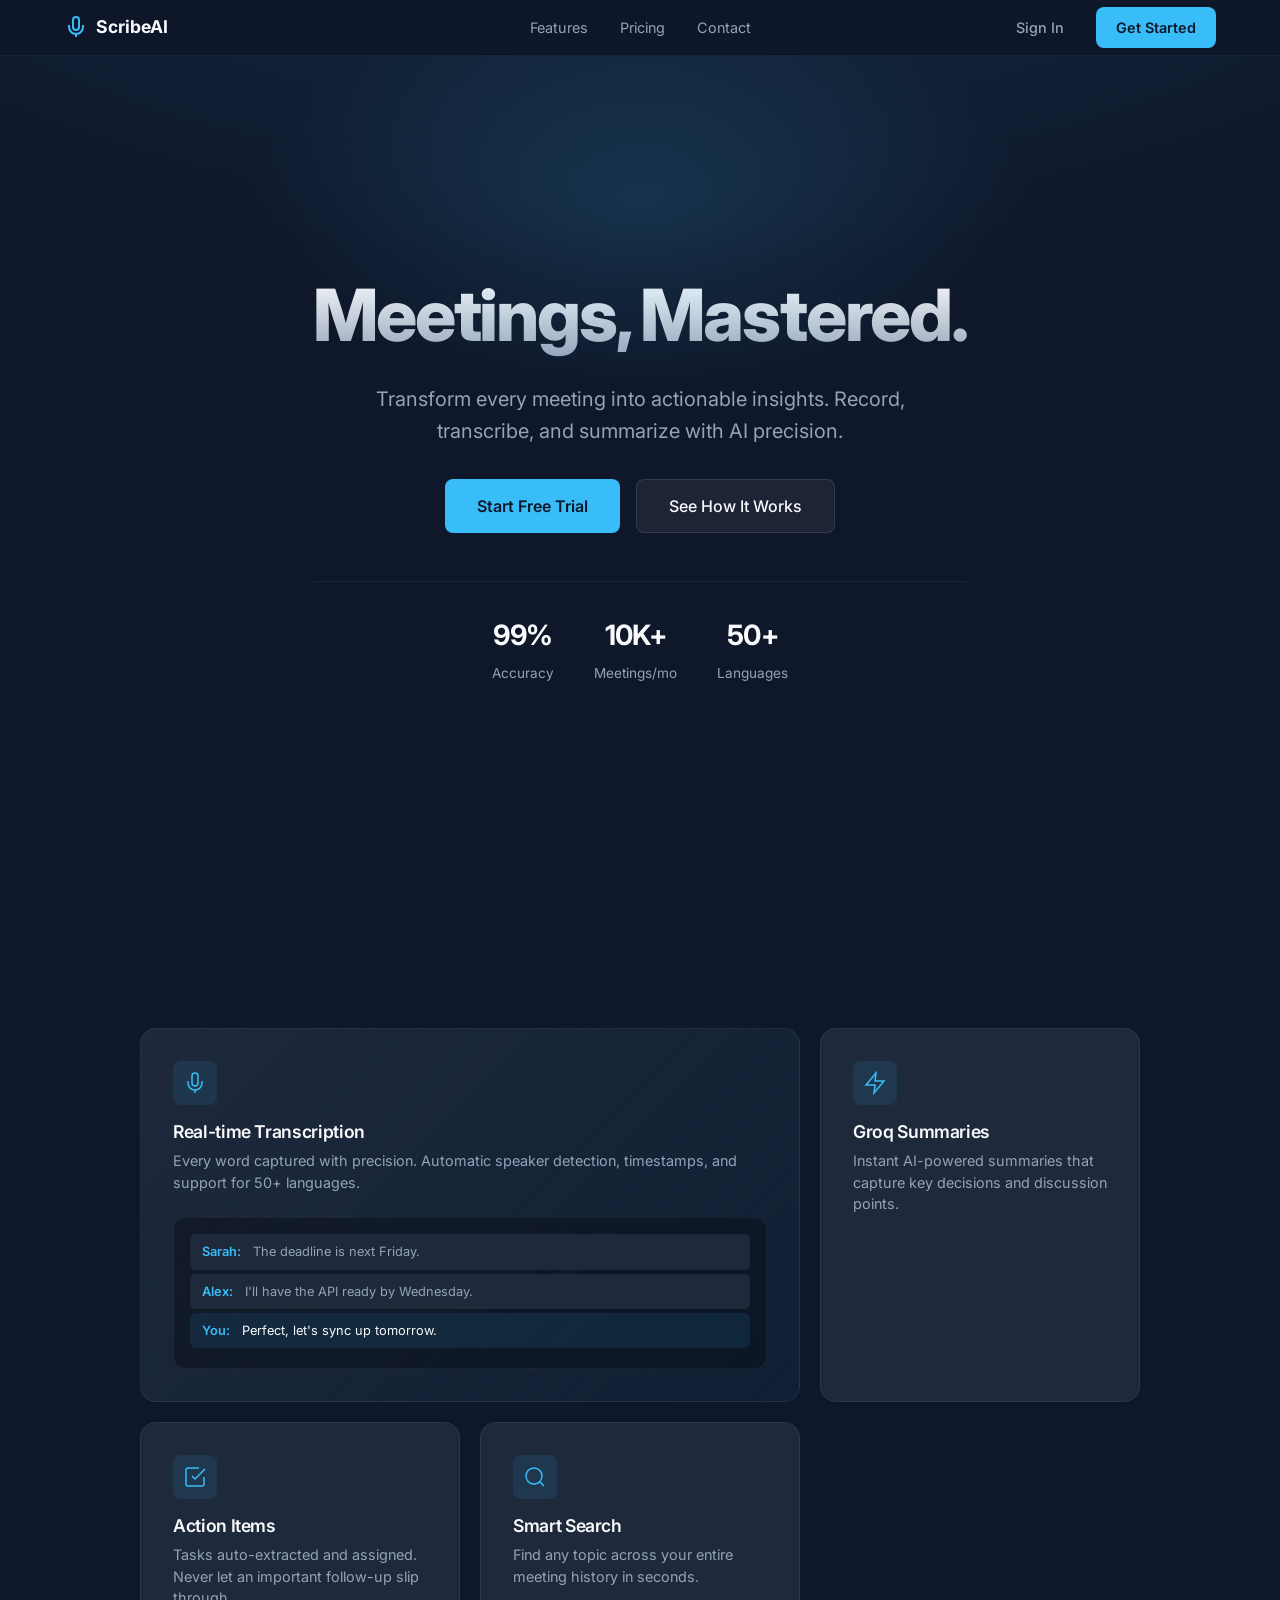
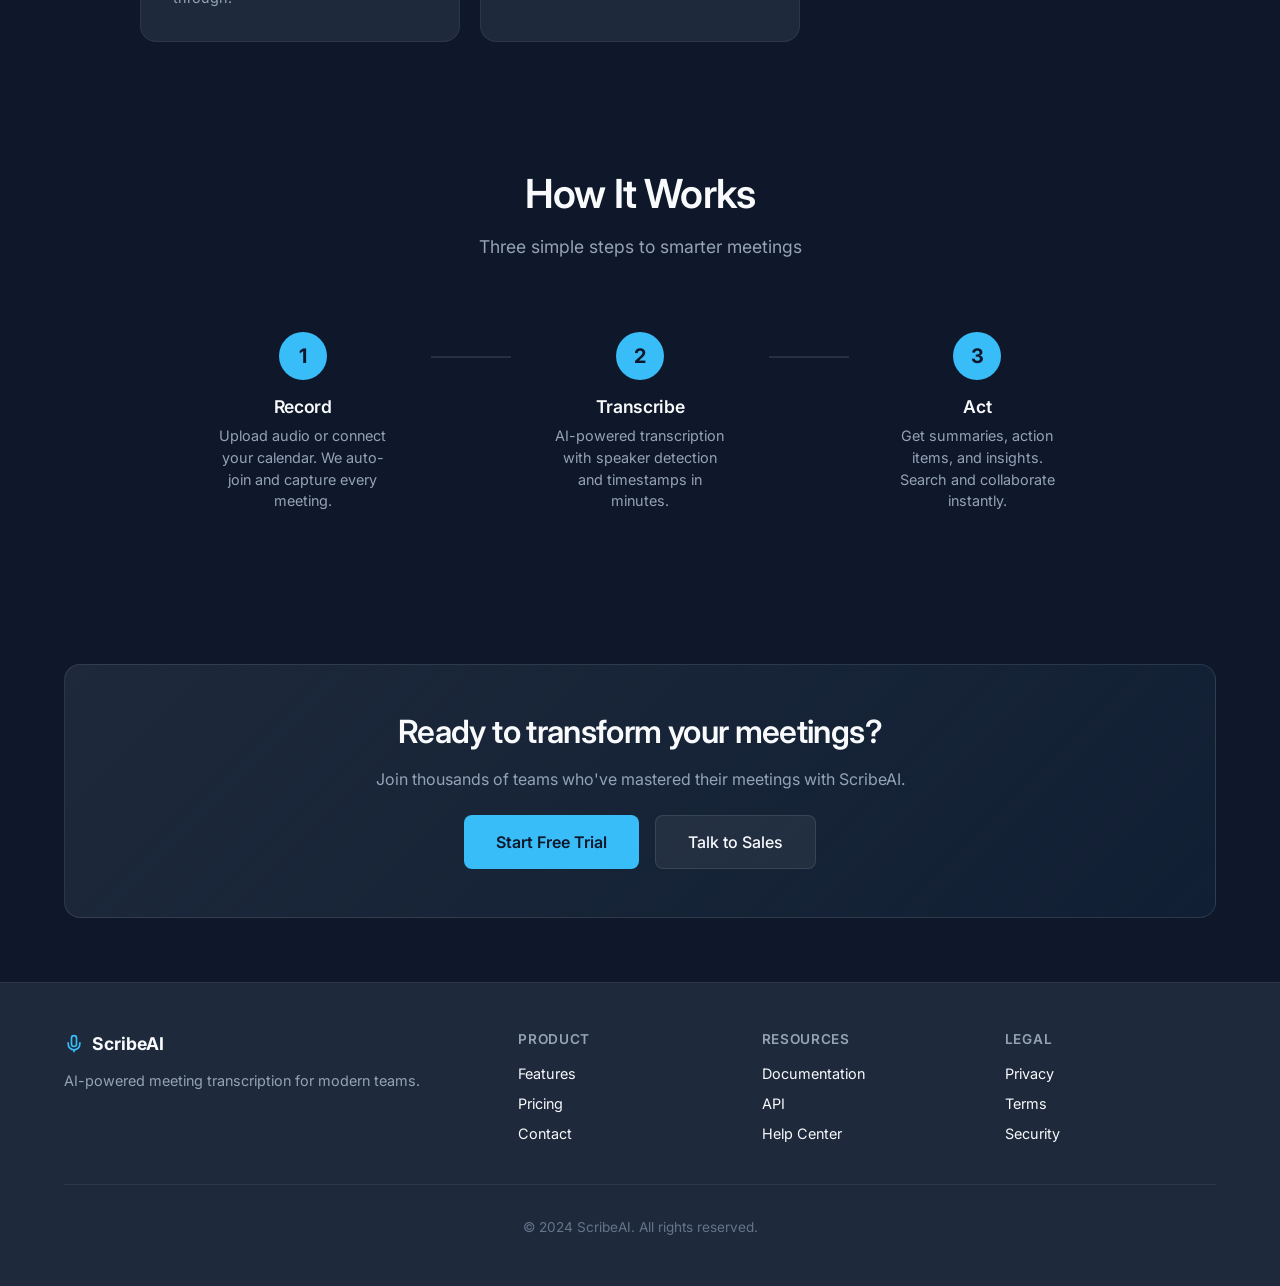
<file: index.html>
<!DOCTYPE html>
<html lang="en">
<head>
  <meta charset="UTF-8">
  <meta name="viewport" content="width=device-width, initial-scale=1.0">
  <title>ScribeAI - Meetings, Mastered.</title>
  <link rel="stylesheet" href="style.css">
  <link rel="icon" href="data:image/svg+xml,<svg xmlns='http://www.w3.org/2000/svg' viewBox='0 0 100 100'><text y='.9em' font-size='90'>🎙️</text></svg>">
</head>
<body>
  <div class="progress-bar" id="progress"></div>
  
  <header class="header">
    <div class="header-inner">
      <a href="index.html" class="header-logo">
        <svg width="24" height="24" viewBox="0 0 24 24" fill="none" stroke="currentColor" stroke-width="2">
          <path d="M12 2a3 3 0 0 0-3 3v7a3 3 0 0 0 6 0V5a3 3 0 0 0-3-3Z"></path>
          <path d="M19 10v2a7 7 0 0 1-14 0v-2"></path>
          <line x1="12" x2="12" y1="19" y2="22"></line>
        </svg>
        ScribeAI
      </a>
      
      <nav class="header-nav centered">
        <a href="features.html">Features</a>
        <a href="pricing.html">Pricing</a>
        <a href="contact.html">Contact</a>
      </nav>
      
      <div class="header-actions">
        <a href="auth.html" class="btn btn-ghost">Sign In</a>
        <a href="auth.html" class="btn btn-primary">Get Started</a>
      </div>
    </div>
  </header>
  
  <section class="hero">
    <div class="hero-content">
      <h1>Meetings, Mastered.</h1>
      <p class="subtitle">Transform every meeting into actionable insights. Record, transcribe, and summarize with AI precision.</p>
      
      <div class="hero-cta">
        <a href="auth.html" class="btn btn-primary btn-lg">Start Free Trial</a>
        <a href="features.html" class="btn btn-secondary btn-lg">See How It Works</a>
      </div>
      
      <div class="hero-stats">
        <div class="stat">
          <span class="stat-value">99%</span>
          <span class="stat-label">Accuracy</span>
        </div>
        <div class="stat">
          <span class="stat-value">10K+</span>
          <span class="stat-label">Meetings/mo</span>
        </div>
        <div class="stat">
          <span class="stat-value">50+</span>
          <span class="stat-label">Languages</span>
        </div>
      </div>
    </div>
  </section>
  
  <section class="section">
    <div class="container">
      <div class="bento">
        <div class="bento-card large">
          <div class="bento-icon">
            <svg viewBox="0 0 24 24" fill="none" stroke="currentColor" stroke-width="1.5">
              <path d="M12 2a3 3 0 0 0-3 3v7a3 3 0 0 0 6 0V5a3 3 0 0 0-3-3Z"></path>
              <path d="M19 10v2a7 7 0 0 1-14 0v-2"></path>
              <line x1="12" x2="12" y1="19" y2="22"></line>
            </svg>
          </div>
          <h3>Real-time Transcription</h3>
          <p>Every word captured with precision. Automatic speaker detection, timestamps, and support for 50+ languages.</p>
          <div class="bento-preview">
            <div class="transcript-line"><span class="speaker">Sarah:</span> The deadline is next Friday.</div>
            <div class="transcript-line"><span class="speaker">Alex:</span> I'll have the API ready by Wednesday.</div>
            <div class="transcript-line active"><span class="speaker">You:</span> Perfect, let's sync up tomorrow.</div>
          </div>
        </div>
        
        <div class="bento-card">
          <div class="bento-icon">
            <svg viewBox="0 0 24 24" fill="none" stroke="currentColor" stroke-width="1.5">
              <path d="M13 2L3 14h9l-1 8 10-12h-9l1-8z"></path>
            </svg>
          </div>
          <h3>Groq Summaries</h3>
          <p>Instant AI-powered summaries that capture key decisions and discussion points.</p>
        </div>
        
        <div class="bento-card">
          <div class="bento-icon">
            <svg viewBox="0 0 24 24" fill="none" stroke="currentColor" stroke-width="1.5">
              <polyline points="9 11 12 14 22 4"></polyline>
              <path d="M21 12v7a2 2 0 0 1-2 2H5a2 2 0 0 1-2-2V5a2 2 0 0 1 2-2h11"></path>
            </svg>
          </div>
          <h3>Action Items</h3>
          <p>Tasks auto-extracted and assigned. Never let an important follow-up slip through.</p>
        </div>
        
        <div class="bento-card">
          <div class="bento-icon">
            <svg viewBox="0 0 24 24" fill="none" stroke="currentColor" stroke-width="1.5">
              <circle cx="11" cy="11" r="8"></circle>
              <path d="m21 21-4.35-4.35"></path>
            </svg>
          </div>
          <h3>Smart Search</h3>
          <p>Find any topic across your entire meeting history in seconds.</p>
        </div>
      </div>
    </div>
  </section>
  
  <section class="section how-it-works">
    <div class="container">
      <div class="section-header">
        <h2>How It Works</h2>
        <p>Three simple steps to smarter meetings</p>
      </div>
      
      <div class="steps">
        <div class="step">
          <div class="step-number">1</div>
          <h3>Record</h3>
          <p>Upload audio or connect your calendar. We auto-join and capture every meeting.</p>
        </div>
        <div class="step-connector"></div>
        <div class="step">
          <div class="step-number">2</div>
          <h3>Transcribe</h3>
          <p>AI-powered transcription with speaker detection and timestamps in minutes.</p>
        </div>
        <div class="step-connector"></div>
        <div class="step">
          <div class="step-number">3</div>
          <h3>Act</h3>
          <p>Get summaries, action items, and insights. Search and collaborate instantly.</p>
        </div>
      </div>
    </div>
  </section>
  
  <section class="section cta-section">
    <div class="container">
      <div class="cta-card">
        <h2>Ready to transform your meetings?</h2>
        <p>Join thousands of teams who've mastered their meetings with ScribeAI.</p>
        <div class="cta-actions">
          <a href="auth.html" class="btn btn-primary btn-lg">Start Free Trial</a>
          <a href="contact.html" class="btn btn-secondary btn-lg">Talk to Sales</a>
        </div>
      </div>
    </div>
  </section>
  
  <footer class="footer">
    <div class="container">
      <div class="footer-grid">
        <div class="footer-brand">
          <div class="header-logo">
            <svg width="20" height="20" viewBox="0 0 24 24" fill="none" stroke="currentColor" stroke-width="2">
              <path d="M12 2a3 3 0 0 0-3 3v7a3 3 0 0 0 6 0V5a3 3 0 0 0-3-3Z"></path>
              <path d="M19 10v2a7 7 0 0 1-14 0v-2"></path>
              <line x1="12" x2="12" y1="19" y2="22"></line>
            </svg>
            ScribeAI
          </div>
          <p>AI-powered meeting transcription for modern teams.</p>
        </div>
        <div class="footer-links">
          <h4>Product</h4>
          <a href="features.html">Features</a>
          <a href="pricing.html">Pricing</a>
          <a href="contact.html">Contact</a>
        </div>
        <div class="footer-links">
          <h4>Resources</h4>
          <a href="#">Documentation</a>
          <a href="#">API</a>
          <a href="#">Help Center</a>
        </div>
        <div class="footer-links">
          <h4>Legal</h4>
          <a href="#">Privacy</a>
          <a href="#">Terms</a>
          <a href="#">Security</a>
        </div>
      </div>
      <div class="footer-bottom">
        © 2024 ScribeAI. All rights reserved.
      </div>
    </div>
  </footer>
</body>
</html>
</file>
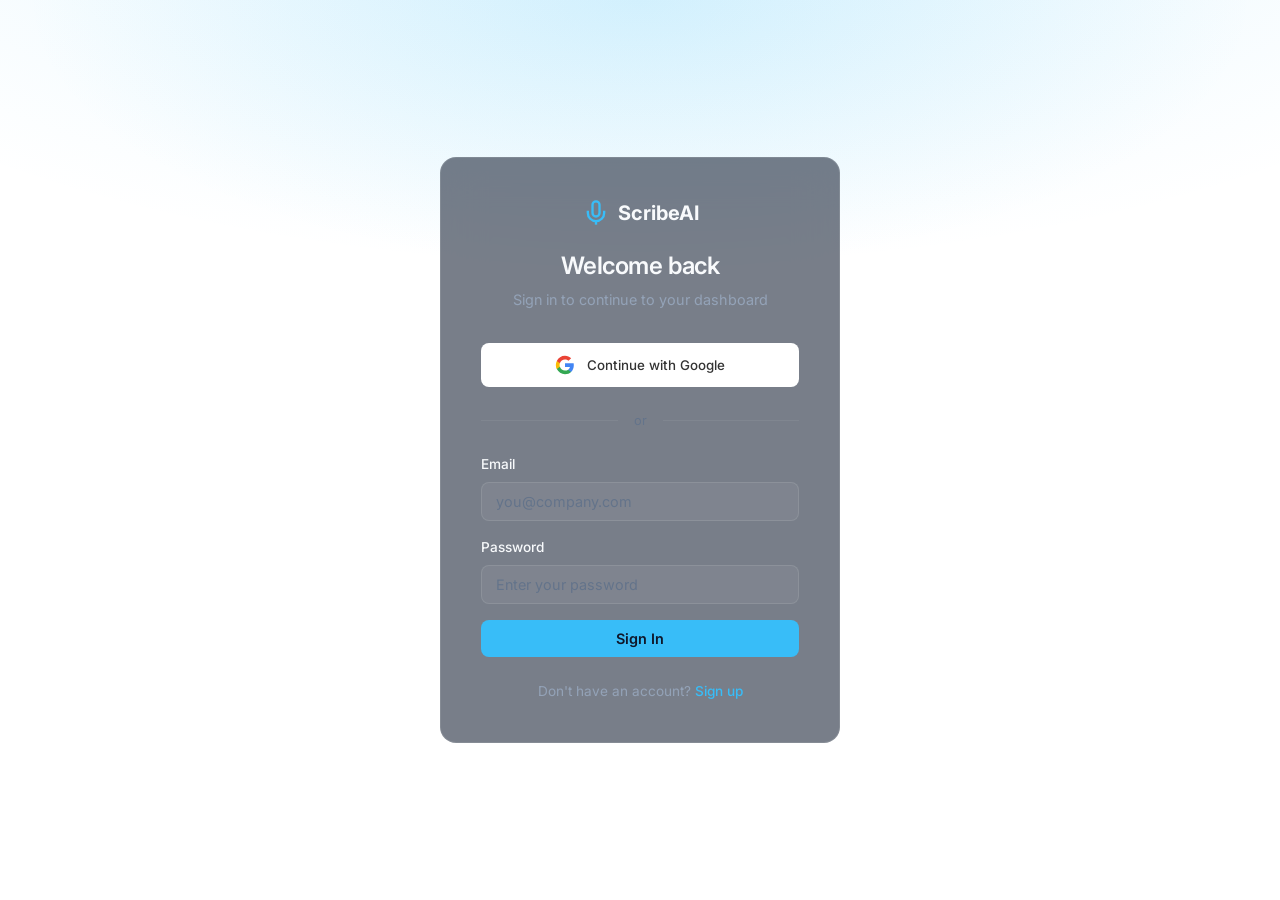
<file: auth.html>
<!DOCTYPE html>
<html lang="en">
<head>
  <meta charset="UTF-8">
  <meta name="viewport" content="width=device-width, initial-scale=1.0">
  <title>Sign In - ScribeAI</title>
  <link rel="stylesheet" href="style.css">
  <style>
    .auth-page {
      min-height: 100vh;
      display: flex;
      align-items: center;
      justify-content: center;
      padding: var(--space-6);
      background: var(--gradient-hero);
      position: relative;
    }
    
    .auth-page::before {
      content: '';
      position: absolute;
      inset: 0;
      background: radial-gradient(ellipse 80% 50% at 50% 0%, rgba(56, 189, 248, 0.15) 0%, transparent 60%);
      pointer-events: none;
    }
    
    .auth-card {
      width: 100%;
      max-width: 400px;
      background: rgba(30, 41, 59, 0.6);
      backdrop-filter: blur(20px);
      -webkit-backdrop-filter: blur(20px);
      border: 1px solid var(--border-default);
      border-radius: var(--radius-xl);
      padding: var(--space-10);
      position: relative;
      z-index: 1;
      animation: slideUp 0.5s var(--ease-out);
    }
    
    @keyframes slideUp {
      from {
        opacity: 0;
        transform: translateY(20px);
      }
      to {
        opacity: 1;
        transform: translateY(0);
      }
    }
    
    .auth-header {
      text-align: center;
      margin-bottom: var(--space-8);
    }
    
    .auth-logo {
      display: flex;
      align-items: center;
      justify-content: center;
      gap: var(--space-2);
      font-size: 1.25rem;
      font-weight: 700;
      color: var(--text-main);
      margin-bottom: var(--space-6);
    }
    
    .auth-logo svg {
      color: var(--accent);
    }
    
    .auth-header h1 {
      font-size: 1.5rem;
      font-weight: 600;
      margin-bottom: var(--space-2);
    }
    
    .auth-header p {
      color: var(--text-muted);
      font-size: 0.9rem;
    }
    
    .auth-divider {
      display: flex;
      align-items: center;
      gap: var(--space-4);
      margin: var(--space-6) 0;
      color: var(--text-tertiary);
      font-size: 0.8rem;
    }
    
    .auth-divider::before,
    .auth-divider::after {
      content: '';
      flex: 1;
      height: 1px;
      background: var(--border);
    }
    
    .auth-footer {
      text-align: center;
      margin-top: var(--space-6);
      color: var(--text-muted);
      font-size: 0.85rem;
    }
    
    .auth-footer a {
      color: var(--accent);
      font-weight: 500;
    }
    
    .auth-footer a:hover {
      text-decoration: underline;
    }
    
    .alert {
      padding: var(--space-3) var(--space-4);
      border-radius: var(--radius-md);
      margin-bottom: var(--space-4);
      font-size: 0.85rem;
      animation: slideDown 0.3s var(--ease-out);
    }
    
    @keyframes slideDown {
      from {
        opacity: 0;
        transform: translateY(-10px);
      }
      to {
        opacity: 1;
        transform: translateY(0);
      }
    }
    
    .alert-error {
      background: rgba(239, 68, 68, 0.1);
      border: 1px solid rgba(239, 68, 68, 0.3);
      color: #fca5a5;
    }
    
    .alert-success {
      background: rgba(16, 185, 129, 0.1);
      border: 1px solid rgba(16, 185, 129, 0.3);
      color: #6ee7b7;
    }
  </style>
</head>
<body class="auth-page">
  <div class="auth-card">
    <div class="auth-header">
      <div class="auth-logo">
        <svg width="28" height="28" viewBox="0 0 24 24" fill="none" stroke="currentColor" stroke-width="2">
          <path d="M12 2a3 3 0 0 0-3 3v7a3 3 0 0 0 6 0V5a3 3 0 0 0-3-3Z"></path>
          <path d="M19 10v2a7 7 0 0 1-14 0v-2"></path>
          <line x1="12" x2="12" y1="19" y2="22"></line>
        </svg>
        ScribeAI
      </div>
      <h1 id="auth-title">Welcome back</h1>
      <p id="auth-subtitle">Sign in to continue to your dashboard</p>
    </div>
    
    <button class="btn-google" onclick="handleGoogleSignIn()">
      <svg width="20" height="20" viewBox="0 0 24 24">
        <path fill="#4285F4" d="M22.56 12.25c0-.78-.07-1.53-.2-2.25H12v4.26h5.92c-.26 1.37-1.04 2.53-2.21 3.31v2.77h3.57c2.08-1.92 3.28-4.74 3.28-8.09z"/>
        <path fill="#34A853" d="M12 23c2.97 0 5.46-.98 7.28-2.66l-3.57-2.77c-.98.66-2.23 1.06-3.71 1.06-2.86 0-5.29-1.93-6.16-4.53H2.18v2.84C3.99 20.53 7.7 23 12 23z"/>
        <path fill="#FBBC05" d="M5.84 14.09c-.22-.66-.35-1.36-.35-2.09s.13-1.43.35-2.09V7.07H2.18C1.43 8.55 1 10.22 1 12s.43 3.45 1.18 4.93l2.85-2.22.81-.62z"/>
        <path fill="#EA4335" d="M12 5.38c1.62 0 3.06.56 4.21 1.64l3.15-3.15C17.45 2.09 14.97 1 12 1 7.7 1 3.99 3.47 2.18 7.07l3.66 2.84c.87-2.6 3.3-4.53 6.16-4.53z"/>
      </svg>
      Continue with Google
    </button>
    
    <div class="auth-divider">or</div>
    
    <form id="auth-form">
      <div class="form-group" id="name-group" style="display: none;">
        <label class="form-label">Full Name</label>
        <input type="text" class="form-input" id="name" placeholder="John Doe">
      </div>
      <div class="form-group">
        <label class="form-label">Email</label>
        <input type="email" class="form-input" id="email" placeholder="you@company.com" required>
      </div>
      <div class="form-group">
        <label class="form-label">Password</label>
        <input type="password" class="form-input" id="password" placeholder="Enter your password" required minlength="6">
      </div>
      <button type="submit" class="btn btn-primary" style="width: 100%;" id="submit-btn">
        Sign In
      </button>
    </form>
    
    <div class="auth-footer">
      <span id="toggle-text">
        Don't have an account? <a href="#" onclick="toggleAuthMode(event)">Sign up</a>
      </span>
    </div>
  </div>
  
  <script src="config.js"></script>
  <script src="services/auth.js"></script>
  <script>
    let isSignUp = false;
    
    async function initAuthPage() {
      await initAuth();
      if (window.currentUser) {
        window.location.href = 'dashboard.html';
      }
    }
    
    function toggleAuthMode(e) {
      e.preventDefault();
      isSignUp = !isSignUp;
      
      const title = document.getElementById('auth-title');
      const subtitle = document.getElementById('auth-subtitle');
      const btn = document.getElementById('submit-btn');
      const toggle = document.getElementById('toggle-text');
      const nameGroup = document.getElementById('name-group');
      
      if (isSignUp) {
        title.textContent = 'Create account';
        subtitle.textContent = 'Start your free trial';
        btn.textContent = 'Create Account';
        toggle.innerHTML = 'Already have an account? <a href="#" onclick="toggleAuthMode(event)">Sign in</a>';
        nameGroup.style.display = 'block';
      } else {
        title.textContent = 'Welcome back';
        subtitle.textContent = 'Sign in to continue to your dashboard';
        btn.textContent = 'Sign In';
        toggle.innerHTML = 'Don\'t have an account? <a href="#" onclick="toggleAuthMode(event)">Sign up</a>';
        nameGroup.style.display = 'none';
      }
    }
    
    function handleGoogleSignIn() {
      signInWithGoogle();
    }
    
    function validateEmail(email) {
      const re = /^[^\s@]+@[^\s@]+\.[^\s@]+$/;
      return re.test(email);
    }

    document.getElementById('auth-form').addEventListener('submit', async (e) => {
      e.preventDefault();
      
      const btn = document.getElementById('submit-btn');
      const email = document.getElementById('email').value.trim();
      const password = document.getElementById('password').value;
      const name = document.getElementById('name').value.trim();
      
      if (!email || !validateEmail(email)) {
        showAlert('Please enter a valid email address', 'error');
        return;
      }
      
      if (!password || password.length < 6) {
        showAlert('Password must be at least 6 characters', 'error');
        return;
      }
      
      if (isSignUp && (!name || name.length < 2)) {
        showAlert('Please enter your full name', 'error');
        return;
      }
      
      btn.disabled = true;
      btn.innerHTML = '<span class="loading"></span>';
      
      let result;
      if (isSignUp) {
        result = await signUp(email, password, name);
      } else {
        result = await signIn(email, password);
      }
      
      if (result.error) {
        showAlert(result.error, 'error');
        btn.disabled = false;
        btn.textContent = isSignUp ? 'Create Account' : 'Sign In';
      } else {
        showAlert('Welcome back! Redirecting...', 'success');
        setTimeout(() => window.location.href = 'dashboard.html', 1000);
      }
    });
    
    function showAlert(message, type) {
      const existing = document.querySelector('.alert');
      if (existing) existing.remove();
      
      const alert = document.createElement('div');
      alert.className = `alert alert-${type}`;
      alert.textContent = message;
      
      const form = document.querySelector('#auth-form');
      form.insertBefore(alert, form.firstChild);
      
      setTimeout(() => alert.remove(), 5000);
    }
    
    initAuthPage();
  </script>
</body>
</html>
</file>
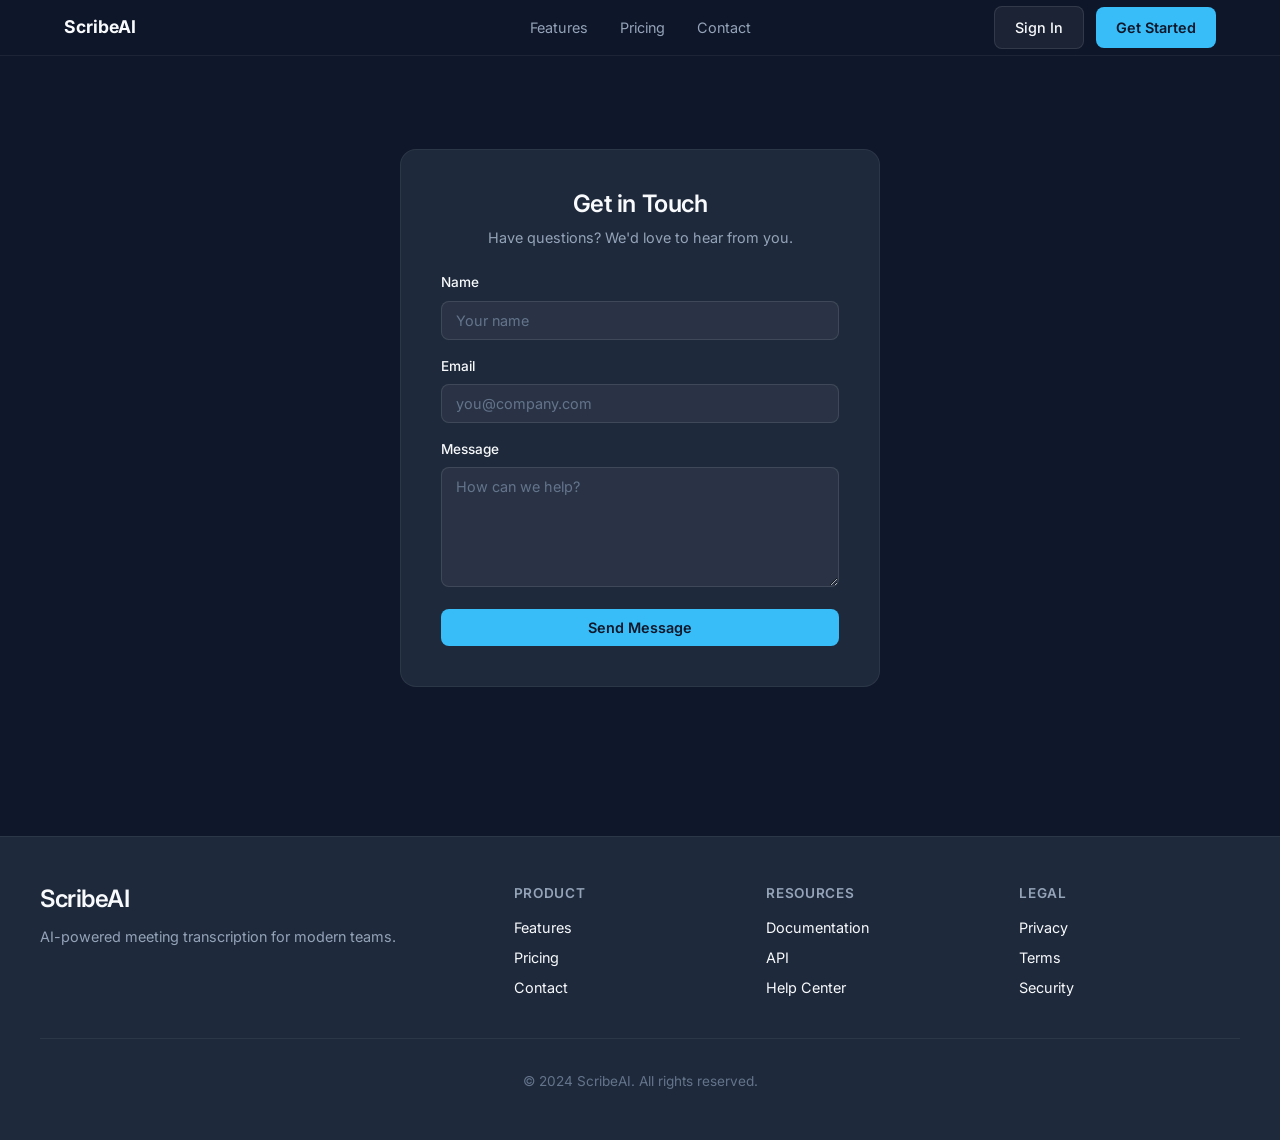
<file: contact.html>
<!DOCTYPE html>
<html lang="en">
<head>
  <meta charset="UTF-8">
  <meta name="viewport" content="width=device-width, initial-scale=1.0">
  <title>Contact - ScribeAI</title>
  <link rel="stylesheet" href="style.css">
</head>
<body>
  <header class="header">
    <div class="header-inner">
      <a href="index.html" class="header-logo">ScribeAI</a>
      
      <nav class="header-nav centered">
        <a href="features.html">Features</a>
        <a href="pricing.html">Pricing</a>
        <a href="contact.html" class="active">Contact</a>
      </nav>
      
      <div class="header-actions">
        <a href="auth.html" class="btn btn-secondary">Sign In</a>
        <a href="auth.html" class="btn btn-primary">Get Started</a>
      </div>
      
      <button class="hamburger">
        <span></span>
        <span></span>
        <span></span>
      </button>
    </div>
  </header>
  
  <section class="section" style="min-height: calc(100vh - 64px); display: flex; align-items: center;">
    <div class="container">
      <div class="contact-wrapper">
        <div class="contact-card">
          <div class="auth-header">
            <h1>Get in Touch</h1>
            <p>Have questions? We'd love to hear from you.</p>
          </div>
          
          <form id="contact-form">
            <div class="form-group">
              <label class="form-label">Name</label>
              <input type="text" class="form-input" id="name" placeholder="Your name" required>
            </div>
            <div class="form-group">
              <label class="form-label">Email</label>
              <input type="email" class="form-input" id="email" placeholder="you@company.com" required>
            </div>
            <div class="form-group">
              <label class="form-label">Message</label>
              <textarea class="form-input" id="message" placeholder="How can we help?" required></textarea>
            </div>
            <button type="submit" class="btn btn-primary" style="width: 100%;" id="submit-btn">
              Send Message
            </button>
          </form>
        </div>
      </div>
    </div>
  </section>
  
  <footer class="footer">
    <div class="footer-grid">
      <div class="footer-brand">
        <h3>ScribeAI</h3>
        <p>AI-powered meeting transcription for modern teams.</p>
      </div>
      <div class="footer-links">
        <h4>Product</h4>
        <a href="features.html">Features</a>
        <a href="pricing.html">Pricing</a>
        <a href="contact.html">Contact</a>
      </div>
      <div class="footer-links">
        <h4>Resources</h4>
        <a href="#">Documentation</a>
        <a href="#">API</a>
        <a href="#">Help Center</a>
      </div>
      <div class="footer-links">
        <h4>Legal</h4>
        <a href="#">Privacy</a>
        <a href="#">Terms</a>
        <a href="#">Security</a>
      </div>
    </div>
    <div class="footer-bottom">
      © 2024 ScribeAI. All rights reserved.
    </div>
  </footer>
  
  <script src="config.js"></script>
  <script src="ui.js"></script>
  <script>
    document.getElementById('contact-form').addEventListener('submit', async (e) => {
      e.preventDefault();
      const btn = document.getElementById('submit-btn');
      const name = document.getElementById('name').value;
      const email = document.getElementById('email').value;
      const message = document.getElementById('message').value;
      
      btn.innerHTML = '<span class="loading"></span>';
      btn.disabled = true;
      
      try {
        const result = await submitContact(name, email, message);
        if (!result.error) {
          alert('Message sent successfully! We\'ll get back to you soon.');
          document.getElementById('contact-form').reset();
        } else {
          alert('Failed to send message. Please try again.');
        }
      } catch (e) {
        alert('Connection error. Please try again later.');
      }
      
      btn.innerHTML = 'Send Message';
      btn.disabled = false;
    });
  </script>
</body>
</html>
</file>
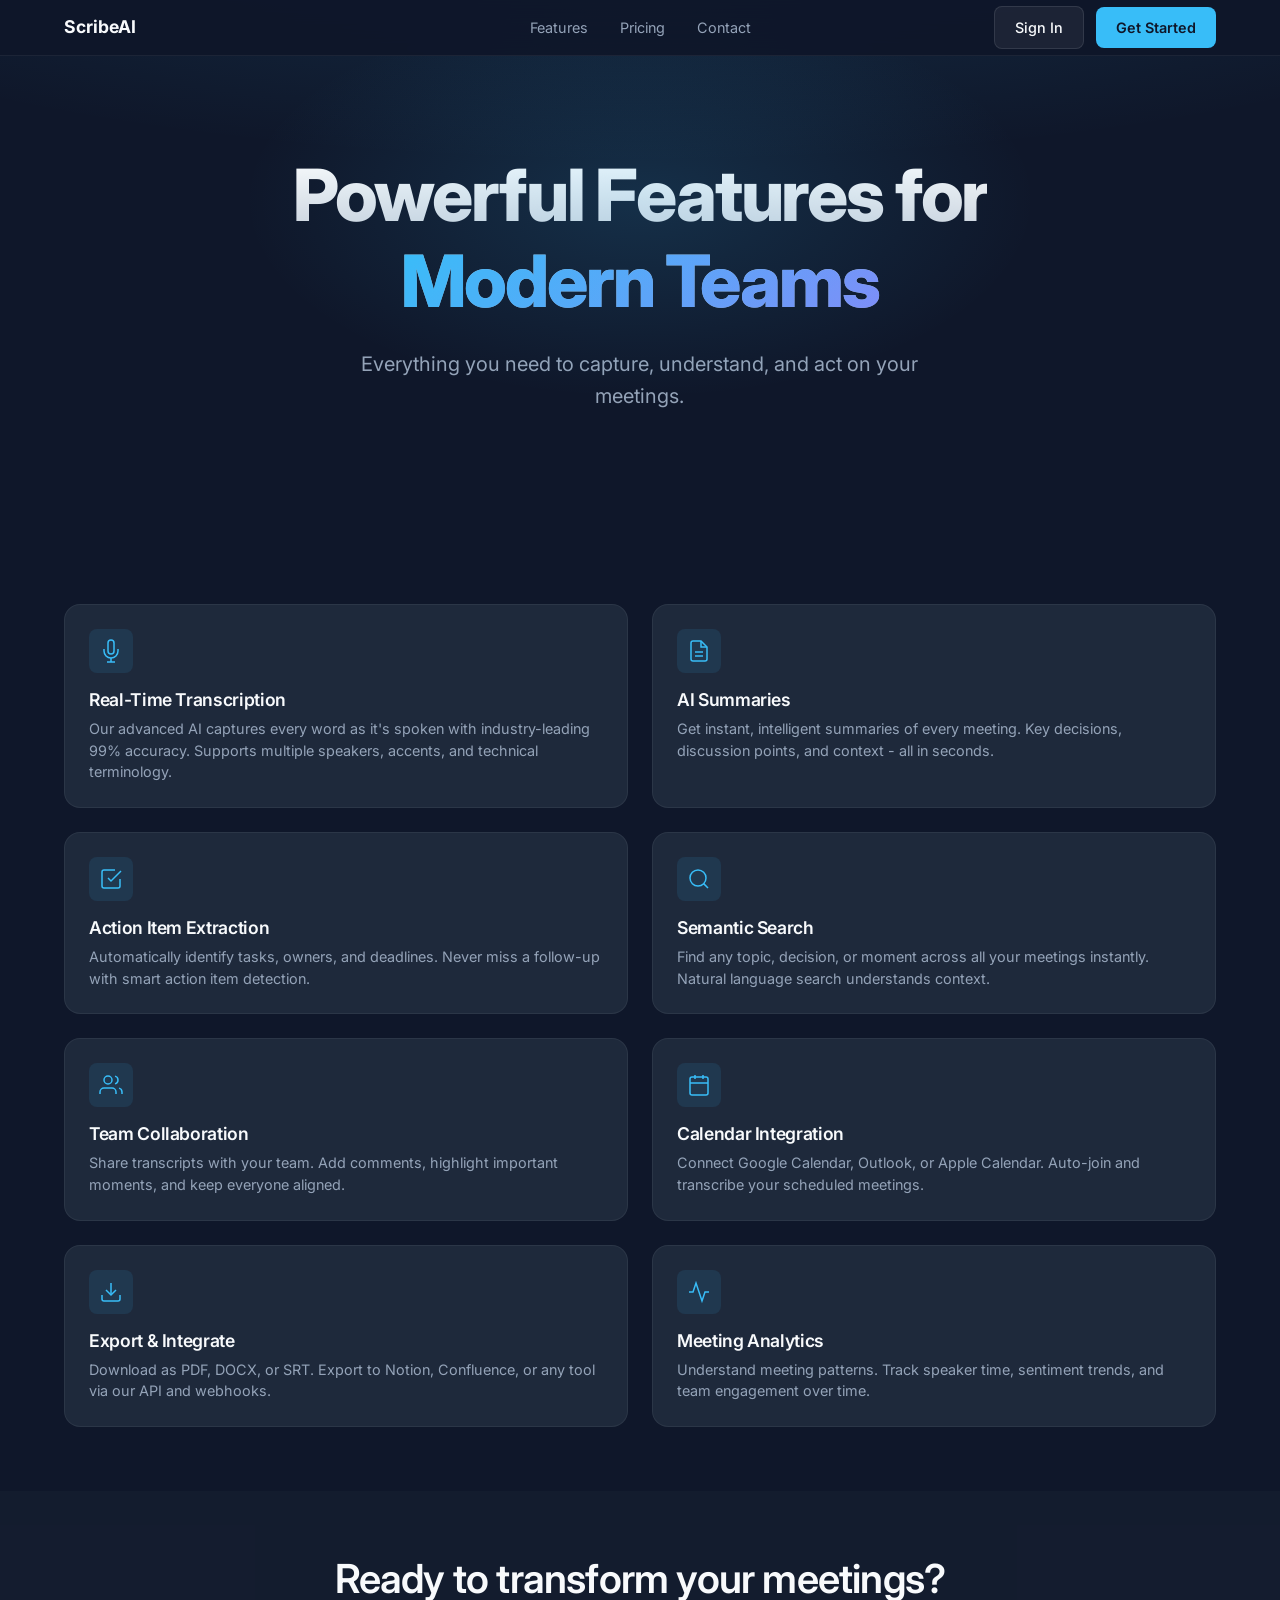
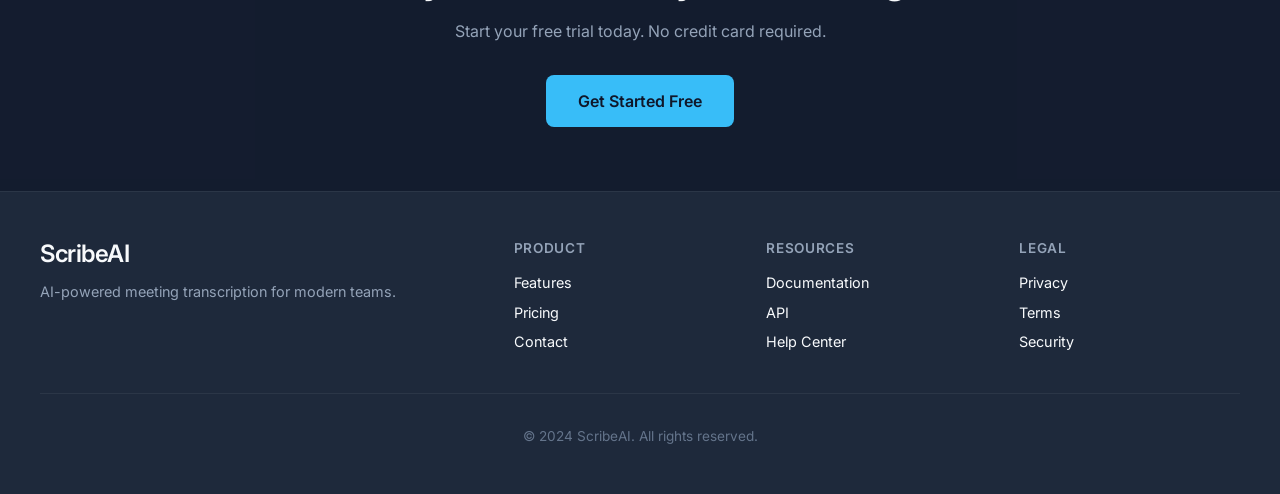
<file: features.html>
<!DOCTYPE html>
<html lang="en">
<head>
  <meta charset="UTF-8">
  <meta name="viewport" content="width=device-width, initial-scale=1.0">
  <title>Features - ScribeAI</title>
  <link rel="stylesheet" href="style.css">
</head>
<body>
  <header class="header">
    <div class="header-inner">
      <a href="index.html" class="header-logo">ScribeAI</a>
      
      <nav class="header-nav centered">
        <a href="features.html" class="active">Features</a>
        <a href="pricing.html">Pricing</a>
        <a href="contact.html">Contact</a>
      </nav>
      
      <div class="header-actions">
        <a href="auth.html" class="btn btn-secondary">Sign In</a>
        <a href="auth.html" class="btn btn-primary">Get Started</a>
      </div>
      
      <button class="hamburger">
        <span></span>
        <span></span>
        <span></span>
      </button>
    </div>
  </header>
  
  <section class="hero" style="min-height: 60vh;">
    <div class="hero-content">
      <h1>Powerful Features for<br><span class="gradient-text">Modern Teams</span></h1>
      <p class="subtitle">Everything you need to capture, understand, and act on your meetings.</p>
    </div>
  </section>
  
  <section class="section">
    <div class="container">
      <div class="features-grid" style="grid-template-columns: repeat(2, 1fr);">
        <div class="feature-card">
          <div class="feature-icon">
            <svg width="24" height="24" viewBox="0 0 24 24" fill="none" stroke="currentColor" stroke-width="2">
              <path d="M12 1a3 3 0 0 0-3 3v8a3 3 0 0 0 6 0V4a3 3 0 0 0-3-3z"></path>
              <path d="M19 10v2a7 7 0 0 1-14 0v-2"></path>
              <line x1="12" y1="19" x2="12" y2="23"></line>
              <line x1="8" y1="23" x2="16" y2="23"></line>
            </svg>
          </div>
          <h3>Real-Time Transcription</h3>
          <p>Our advanced AI captures every word as it's spoken with industry-leading 99% accuracy. Supports multiple speakers, accents, and technical terminology.</p>
        </div>
        
        <div class="feature-card">
          <div class="feature-icon">
            <svg width="24" height="24" viewBox="0 0 24 24" fill="none" stroke="currentColor" stroke-width="2">
              <path d="M14 2H6a2 2 0 0 0-2 2v16a2 2 0 0 0 2 2h12a2 2 0 0 0 2-2V8z"></path>
              <polyline points="14 2 14 8 20 8"></polyline>
              <line x1="16" y1="13" x2="8" y2="13"></line>
              <line x1="16" y1="17" x2="8" y2="17"></line>
            </svg>
          </div>
          <h3>AI Summaries</h3>
          <p>Get instant, intelligent summaries of every meeting. Key decisions, discussion points, and context - all in seconds.</p>
        </div>
        
        <div class="feature-card">
          <div class="feature-icon">
            <svg width="24" height="24" viewBox="0 0 24 24" fill="none" stroke="currentColor" stroke-width="2">
              <polyline points="9 11 12 14 22 4"></polyline>
              <path d="M21 12v7a2 2 0 0 1-2 2H5a2 2 0 0 1-2-2V5a2 2 0 0 1 2-2h11"></path>
            </svg>
          </div>
          <h3>Action Item Extraction</h3>
          <p>Automatically identify tasks, owners, and deadlines. Never miss a follow-up with smart action item detection.</p>
        </div>
        
        <div class="feature-card">
          <div class="feature-icon">
            <svg width="24" height="24" viewBox="0 0 24 24" fill="none" stroke="currentColor" stroke-width="2">
              <circle cx="11" cy="11" r="8"></circle>
              <path d="m21 21-4.35-4.35"></path>
            </svg>
          </div>
          <h3>Semantic Search</h3>
          <p>Find any topic, decision, or moment across all your meetings instantly. Natural language search understands context.</p>
        </div>
        
        <div class="feature-card">
          <div class="feature-icon">
            <svg width="24" height="24" viewBox="0 0 24 24" fill="none" stroke="currentColor" stroke-width="2">
              <path d="M17 21v-2a4 4 0 0 0-4-4H5a4 4 0 0 0-4 4v2"></path>
              <circle cx="9" cy="7" r="4"></circle>
              <path d="M23 21v-2a4 4 0 0 0-3-3.87"></path>
              <path d="M16 3.13a4 4 0 0 1 0 7.75"></path>
            </svg>
          </div>
          <h3>Team Collaboration</h3>
          <p>Share transcripts with your team. Add comments, highlight important moments, and keep everyone aligned.</p>
        </div>
        
        <div class="feature-card">
          <div class="feature-icon">
            <svg width="24" height="24" viewBox="0 0 24 24" fill="none" stroke="currentColor" stroke-width="2">
              <rect x="3" y="4" width="18" height="18" rx="2" ry="2"></rect>
              <line x1="16" y1="2" x2="16" y2="6"></line>
              <line x1="8" y1="2" x2="8" y2="6"></line>
              <line x1="3" y1="10" x2="21" y2="10"></line>
            </svg>
          </div>
          <h3>Calendar Integration</h3>
          <p>Connect Google Calendar, Outlook, or Apple Calendar. Auto-join and transcribe your scheduled meetings.</p>
        </div>
        
        <div class="feature-card">
          <div class="feature-icon">
            <svg width="24" height="24" viewBox="0 0 24 24" fill="none" stroke="currentColor" stroke-width="2">
              <path d="M21 15v4a2 2 0 0 1-2 2H5a2 2 0 0 1-2-2v-4"></path>
              <polyline points="7 10 12 15 17 10"></polyline>
              <line x1="12" y1="15" x2="12" y2="3"></line>
            </svg>
          </div>
          <h3>Export & Integrate</h3>
          <p>Download as PDF, DOCX, or SRT. Export to Notion, Confluence, or any tool via our API and webhooks.</p>
        </div>
        
        <div class="feature-card">
          <div class="feature-icon">
            <svg width="24" height="24" viewBox="0 0 24 24" fill="none" stroke="currentColor" stroke-width="2">
              <polyline points="22 12 18 12 15 21 9 3 6 12 2 12"></polyline>
            </svg>
          </div>
          <h3>Meeting Analytics</h3>
          <p>Understand meeting patterns. Track speaker time, sentiment trends, and team engagement over time.</p>
        </div>
      </div>
    </div>
  </section>
  
  <section class="section" style="background: rgba(30, 41, 59, 0.3); text-align: center;">
    <div class="container">
      <h2>Ready to transform your meetings?</h2>
      <p style="color: var(--text-muted); margin: 16px 0 32px;">Start your free trial today. No credit card required.</p>
      <a href="auth.html" class="btn btn-primary btn-lg">Get Started Free</a>
    </div>
  </section>
  
  <footer class="footer">
    <div class="footer-grid">
      <div class="footer-brand">
        <h3>ScribeAI</h3>
        <p>AI-powered meeting transcription for modern teams.</p>
      </div>
      <div class="footer-links">
        <h4>Product</h4>
        <a href="features.html">Features</a>
        <a href="pricing.html">Pricing</a>
        <a href="contact.html">Contact</a>
      </div>
      <div class="footer-links">
        <h4>Resources</h4>
        <a href="#">Documentation</a>
        <a href="#">API</a>
        <a href="#">Help Center</a>
      </div>
      <div class="footer-links">
        <h4>Legal</h4>
        <a href="#">Privacy</a>
        <a href="#">Terms</a>
        <a href="#">Security</a>
      </div>
    </div>
    <div class="footer-bottom">
      © 2024 ScribeAI. All rights reserved.
    </div>
  </footer>
  
  <script src="config.js"></script>
  <script src="ui.js"></script>
</body>
</html>
</file>
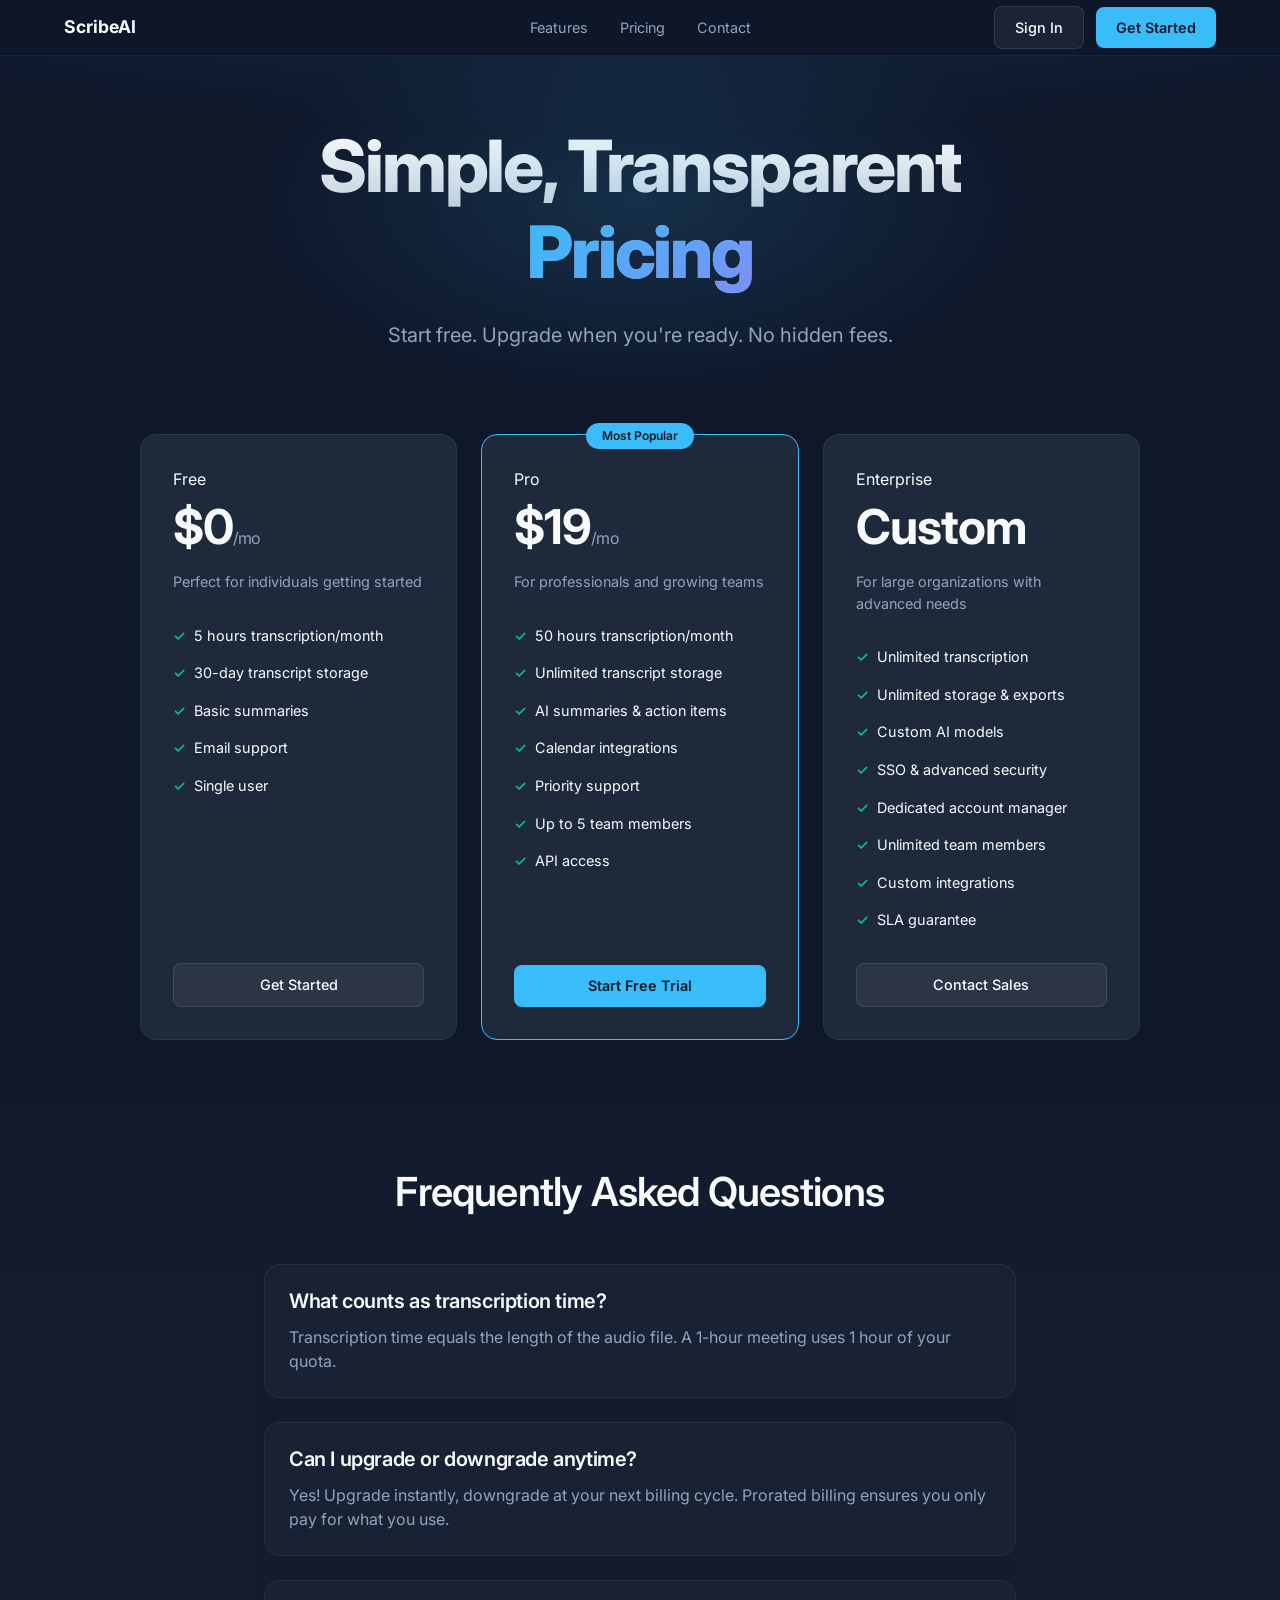
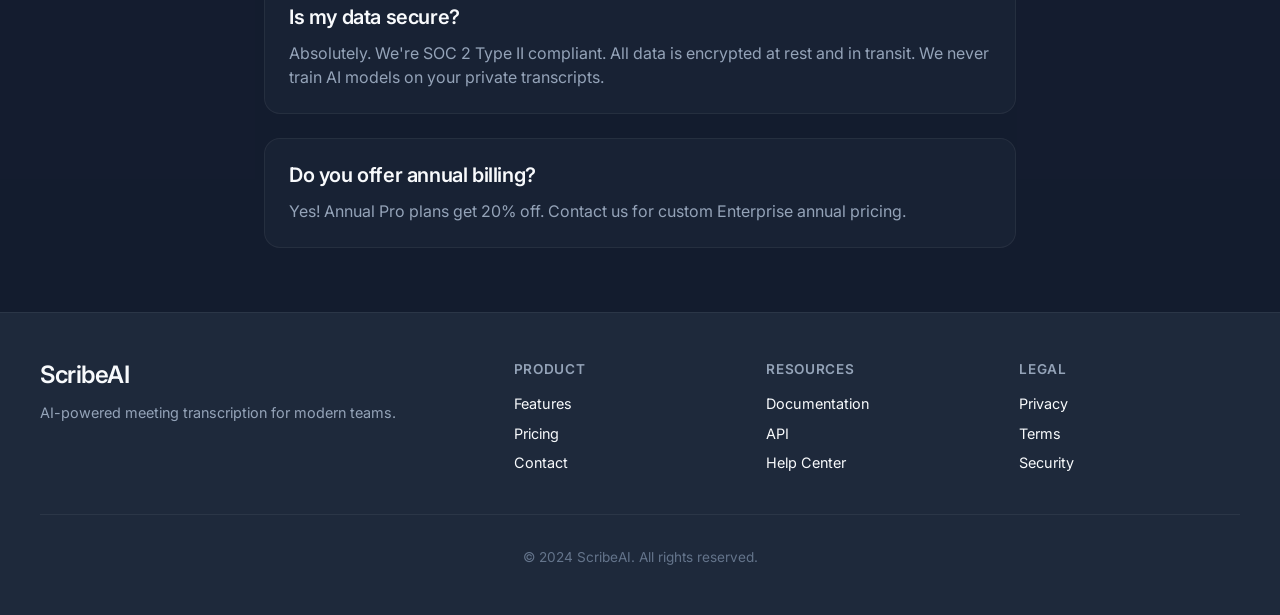
<file: pricing.html>
<!DOCTYPE html>
<html lang="en">
<head>
  <meta charset="UTF-8">
  <meta name="viewport" content="width=device-width, initial-scale=1.0">
  <title>Pricing - ScribeAI</title>
  <link rel="stylesheet" href="style.css">
</head>
<body>
  <header class="header">
    <div class="header-inner">
      <a href="index.html" class="header-logo">ScribeAI</a>
      
      <nav class="header-nav centered">
        <a href="features.html">Features</a>
        <a href="pricing.html" class="active">Pricing</a>
        <a href="contact.html">Contact</a>
      </nav>
      
      <div class="header-actions">
        <a href="auth.html" class="btn btn-secondary">Sign In</a>
        <a href="auth.html" class="btn btn-primary">Get Started</a>
      </div>
      
      <button class="hamburger">
        <span></span>
        <span></span>
        <span></span>
      </button>
    </div>
  </header>
  
  <section class="hero" style="min-height: 50vh;">
    <div class="hero-content">
      <h1>Simple, Transparent<br><span class="gradient-text">Pricing</span></h1>
      <p class="subtitle">Start free. Upgrade when you're ready. No hidden fees.</p>
    </div>
  </section>
  
  <section class="section" style="margin-top: -80px;">
    <div class="container">
      <div class="pricing-grid">
        <div class="pricing-card">
          <div class="pricing-name">Free</div>
          <div class="pricing-price">$0<span>/mo</span></div>
          <p class="pricing-desc">Perfect for individuals getting started</p>
          <ul class="pricing-features">
            <li>5 hours transcription/month</li>
            <li>30-day transcript storage</li>
            <li>Basic summaries</li>
            <li>Email support</li>
            <li>Single user</li>
          </ul>
          <a href="auth.html" class="btn btn-secondary" style="width: 100%;">Get Started</a>
        </div>
        
        <div class="pricing-card popular">
          <div class="pricing-name">Pro</div>
          <div class="pricing-price">$19<span>/mo</span></div>
          <p class="pricing-desc">For professionals and growing teams</p>
          <ul class="pricing-features">
            <li>50 hours transcription/month</li>
            <li>Unlimited transcript storage</li>
            <li>AI summaries & action items</li>
            <li>Calendar integrations</li>
            <li>Priority support</li>
            <li>Up to 5 team members</li>
            <li>API access</li>
          </ul>
          <a href="auth.html" class="btn btn-primary" style="width: 100%;">Start Free Trial</a>
        </div>
        
        <div class="pricing-card">
          <div class="pricing-name">Enterprise</div>
          <div class="pricing-price">Custom</div>
          <p class="pricing-desc">For large organizations with advanced needs</p>
          <ul class="pricing-features">
            <li>Unlimited transcription</li>
            <li>Unlimited storage & exports</li>
            <li>Custom AI models</li>
            <li>SSO & advanced security</li>
            <li>Dedicated account manager</li>
            <li>Unlimited team members</li>
            <li>Custom integrations</li>
            <li>SLA guarantee</li>
          </ul>
          <a href="contact.html" class="btn btn-secondary" style="width: 100%;">Contact Sales</a>
        </div>
      </div>
    </div>
  </section>
  
  <section class="section" style="background: rgba(30, 41, 59, 0.3);">
    <div class="container" style="max-width: 800px;">
      <div class="section-header">
        <h2>Frequently Asked Questions</h2>
      </div>
      
      <div style="display: flex; flex-direction: column; gap: 24px;">
        <div style="background: rgba(30, 41, 59, 0.5); border: 1px solid var(--border); border-radius: 16px; padding: 24px;">
          <h4 style="margin-bottom: 12px;">What counts as transcription time?</h4>
          <p style="color: var(--text-muted);">Transcription time equals the length of the audio file. A 1-hour meeting uses 1 hour of your quota.</p>
        </div>
        
        <div style="background: rgba(30, 41, 59, 0.5); border: 1px solid var(--border); border-radius: 16px; padding: 24px;">
          <h4 style="margin-bottom: 12px;">Can I upgrade or downgrade anytime?</h4>
          <p style="color: var(--text-muted);">Yes! Upgrade instantly, downgrade at your next billing cycle. Prorated billing ensures you only pay for what you use.</p>
        </div>
        
        <div style="background: rgba(30, 41, 59, 0.5); border: 1px solid var(--border); border-radius: 16px; padding: 24px;">
          <h4 style="margin-bottom: 12px;">Is my data secure?</h4>
          <p style="color: var(--text-muted);">Absolutely. We're SOC 2 Type II compliant. All data is encrypted at rest and in transit. We never train AI models on your private transcripts.</p>
        </div>
        
        <div style="background: rgba(30, 41, 59, 0.5); border: 1px solid var(--border); border-radius: 16px; padding: 24px;">
          <h4 style="margin-bottom: 12px;">Do you offer annual billing?</h4>
          <p style="color: var(--text-muted);">Yes! Annual Pro plans get 20% off. Contact us for custom Enterprise annual pricing.</p>
        </div>
      </div>
    </div>
  </section>
  
  <footer class="footer">
    <div class="footer-grid">
      <div class="footer-brand">
        <h3>ScribeAI</h3>
        <p>AI-powered meeting transcription for modern teams.</p>
      </div>
      <div class="footer-links">
        <h4>Product</h4>
        <a href="features.html">Features</a>
        <a href="pricing.html">Pricing</a>
        <a href="contact.html">Contact</a>
      </div>
      <div class="footer-links">
        <h4>Resources</h4>
        <a href="#">Documentation</a>
        <a href="#">API</a>
        <a href="#">Help Center</a>
      </div>
      <div class="footer-links">
        <h4>Legal</h4>
        <a href="#">Privacy</a>
        <a href="#">Terms</a>
        <a href="#">Security</a>
      </div>
    </div>
    <div class="footer-bottom">
      © 2024 ScribeAI. All rights reserved.
    </div>
  </footer>
  
  <script src="config.js"></script>
  <script src="ui.js"></script>
</body>
</html>
</file>
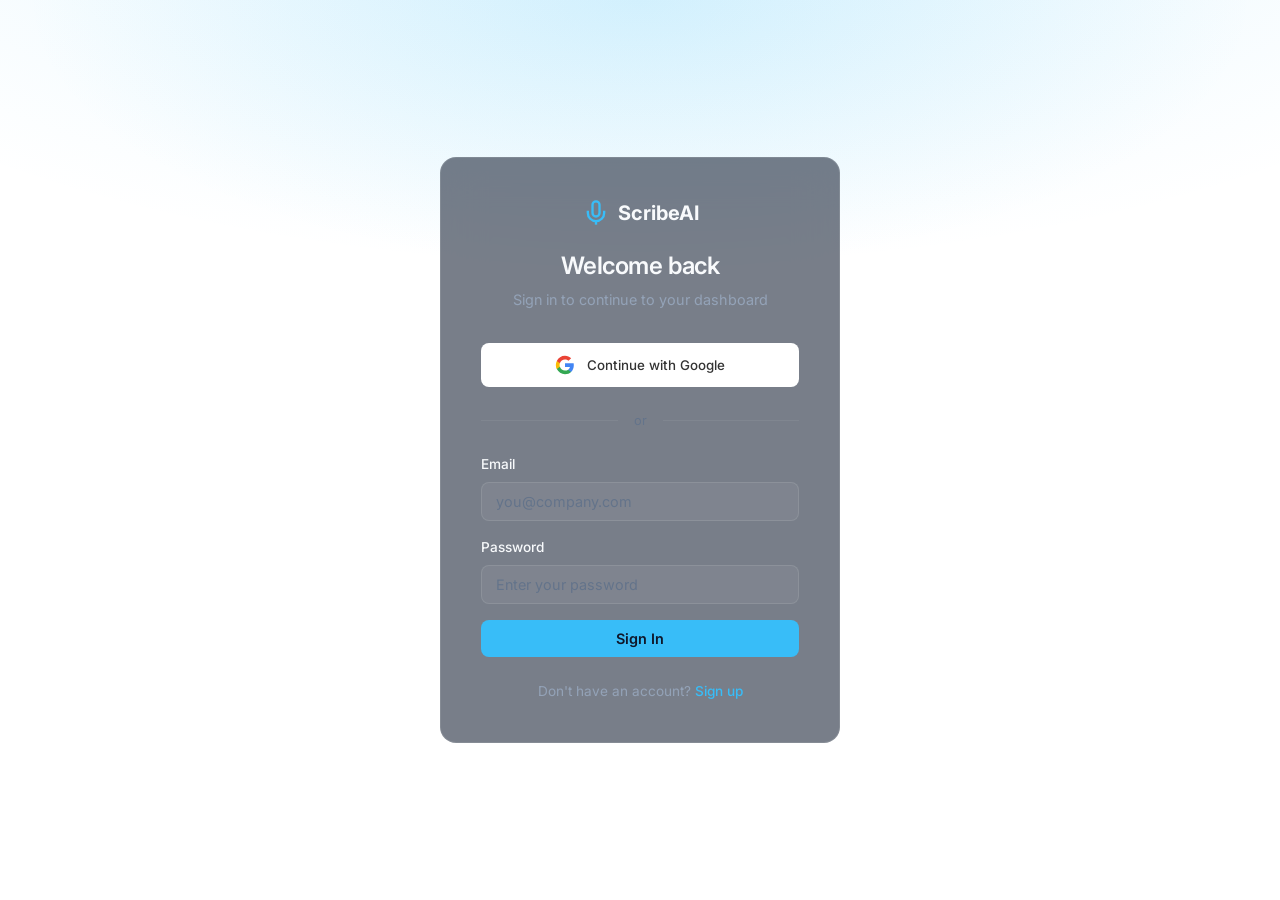
<file: settings.html>
<!DOCTYPE html>
<html lang="en">

<head>
  <meta charset="UTF-8">
  <meta name="viewport" content="width=device-width, initial-scale=1.0">
  <title>Settings - ScribeAI</title>
  <link rel="stylesheet" href="style.css">
</head>

<body>
  <div class="progress-bar" id="progress-bar"></div>

  <header class="header dashboard-header">
    <div class="header-inner">
      <a href="dashboard.html" class="header-logo">
        <svg width="22" height="22" viewBox="0 0 24 24" fill="none" stroke="currentColor" stroke-width="2">
          <path d="M12 2a3 3 0 0 0-3 3v7a3 3 0 0 0 6 0V5a3 3 0 0 0-3-3Z"></path>
          <path d="M19 10v2a7 7 0 0 1-14 0v-2"></path>
          <line x1="12" x2="12" y1="19" y2="22"></line>
        </svg>
        <span>ScribeAI</span>
      </a>

      <div class="header-center"></div>

      <div class="header-actions">
        <button class="header-btn" title="Help" onclick="showHelpModal()">
          <svg width="18" height="18" viewBox="0 0 24 24" fill="none" stroke="currentColor" stroke-width="2">
            <circle cx="12" cy="12" r="10"></circle>
            <path d="M9.09 9a3 3 0 0 1 5.83 1c0 2-3 3-3 3"></path>
            <line x1="12" y1="17" x2="12.01" y2="17"></line>
          </svg>
        </button>
        <div class="header-user-dropdown" id="header-user-dropdown">
          <button class="header-avatar-btn" id="header-avatar-btn" onclick="toggleUserDropdown()">
            <div class="header-avatar" id="header-avatar">S</div>
          </button>
          <div class="user-dropdown-menu" id="user-dropdown-menu">
            <div class="dropdown-user-info" id="dropdown-user-info">
              <div class="dropdown-user-name" id="dropdown-user-name">User</div>
              <div class="dropdown-user-email" id="dropdown-user-email">user@email.com</div>
            </div>
            <div class="dropdown-divider"></div>
            <a href="settings.html" class="dropdown-item">
              <svg width="16" height="16" viewBox="0 0 24 24" fill="none" stroke="currentColor" stroke-width="2">
                <circle cx="12" cy="12" r="3"></circle>
                <path
                  d="M19.4 15a1.65 1.65 0 0 0 .33 1.82l.06.06a2 2 0 0 1-2.83 2.83l-.06-.06a1.65 1.65 0 0 0-1.82-.33 1.65 1.65 0 0 0-1 1.51V21a2 2 0 0 1-4 0v-.09A1.65 1.65 0 0 0 9 19.4a1.65 1.65 0 0 0-1.82.33l-.06.06a2 2 0 0 1-2.83-2.83l.06-.06a1.65 1.65 0 0 0 .33-1.82 1.65 1.65 0 0 0-1.51-1H3a2 2 0 0 1 0-4h.09A1.65 1.65 0 0 0 4.6 9a1.65 1.65 0 0 0-.33-1.82l-.06-.06a2 2 0 0 1 2.83-2.83l.06.06a1.65 1.65 0 0 0 1.82.33H9a1.65 1.65 0 0 0 1-1.51V3a2 2 0 0 1 4 0v.09a1.65 1.65 0 0 0 1 1.51 1.65 1.65 0 0 0 1.82-.33l.06-.06a2 2 0 0 1 2.83 2.83l-.06.06a1.65 1.65 0 0 0-.33 1.82V9a1.65 1.65 0 0 0 1.51 1H21a2 2 0 0 1 0 4h-.09a1.65 1.65 0 0 0-1.51 1z">
                </path>
              </svg>
              Settings
            </a>
            <button class="dropdown-item" onclick="signOut()">
              <svg width="16" height="16" viewBox="0 0 24 24" fill="none" stroke="currentColor" stroke-width="2">
                <path d="M9 21H5a2 2 0 0 1-2-2V5a2 2 0 0 1 2-2h4"></path>
                <polyline points="16 17 21 12 16 7"></polyline>
                <line x1="21" x2="9" y1="12" y2="12"></line>
              </svg>
              Sign Out
            </button>
          </div>
        </div>
      </div>
    </div>
  </header>

  <div class="page-container">
    <aside class="sidebar">
      <div class="sidebar-profile">
        <div class="sidebar-avatar" id="profile-avatar">S</div>
        <div>
          <div class="sidebar-name" id="profile-name">Loading...</div>
          <div class="sidebar-email" id="profile-email">...</div>
        </div>
      </div>

      <nav class="sidebar-nav">
        <a href="dashboard.html" class="sidebar-link">
          <svg width="18" height="18" viewBox="0 0 24 24" fill="none" stroke="currentColor" stroke-width="2">
            <rect x="3" y="3" width="7" height="7" rx="1"></rect>
            <rect x="14" y="3" width="7" height="7" rx="1"></rect>
            <rect x="3" y="14" width="7" height="7" rx="1"></rect>
            <rect x="14" y="14" width="7" height="7" rx="1"></rect>
          </svg>
          Dashboard
        </a>
        <a href="analytics.html" class="sidebar-link">
          <svg width="18" height="18" viewBox="0 0 24 24" fill="none" stroke="currentColor" stroke-width="2">
            <line x1="18" y1="20" x2="18" y2="10"></line>
            <line x1="12" y1="20" x2="12" y2="4"></line>
            <line x1="6" y1="20" x2="6" y2="14"></line>
          </svg>
          Analytics
        </a>
        <a href="settings.html" class="sidebar-link active">
          <svg width="18" height="18" viewBox="0 0 24 24" fill="none" stroke="currentColor" stroke-width="2">
            <circle cx="12" cy="12" r="3"></circle>
            <path
              d="M19.4 15a1.65 1.65 0 0 0 .33 1.82l.06.06a2 2 0 0 1-2.83 2.83l-.06-.06a1.65 1.65 0 0 0-1.82-.33 1.65 1.65 0 0 0-1 1.51V21a2 2 0 0 1-4 0v-.09A1.65 1.65 0 0 0 9 19.4a1.65 1.65 0 0 0-1.82.33l-.06.06a2 2 0 0 1-2.83-2.83l.06-.06a1.65 1.65 0 0 0 .33-1.82 1.65 1.65 0 0 0-1.51-1H3a2 2 0 0 1 0-4h.09A1.65 1.65 0 0 0 4.6 9a1.65 1.65 0 0 0-.33-1.82l-.06-.06a2 2 0 0 1 2.83-2.83l.06.06a1.65 1.65 0 0 0 1.82.33H9a1.65 1.65 0 0 0 1-1.51V3a2 2 0 0 1 4 0v.09a1.65 1.65 0 0 0 1 1.51 1.65 1.65 0 0 0 1.82-.33l.06-.06a2 2 0 0 1 2.83 2.83l-.06.06a1.65 1.65 0 0 0-.33 1.82V9a1.65 1.65 0 0 0 1.51 1H21a2 2 0 0 1 0 4h-.09a1.65 1.65 0 0 0-1.51 1z">
            </path>
          </svg>
          Settings
        </a>

        <div class="sidebar-upload">
        <button class="btn btn-primary" onclick="document.getElementById('file-input').click()">
          <svg width="16" height="16" viewBox="0 0 24 24" fill="none" stroke="currentColor" stroke-width="2">
            <path d="M21 15v4a2 2 0 0 1-2 2H5a2 2 0 0 1-2-2v-4"></path>
            <polyline points="17 8 12 3 7 8"></polyline>
            <line x1="12" x2="12" y1="3" y2="15"></line>
          </svg>
          Upload Meeting
        </button>
        <input type="file" id="file-input" accept="audio/*,video/*" hidden onchange="handleFileUpload(this.files[0])">
      </div>

      </nav>

      <div style="margin-top: auto; padding: var(--space-4); border-top: 1px solid var(--border);">
        <button class="btn btn-ghost" onclick="signOut()" style="width: 100%; justify-content: flex-start;">
          <svg width="16" height="16" viewBox="0 0 24 24" fill="none" stroke="currentColor" stroke-width="2">
            <path d="M9 21H5a2 2 0 0 1-2-2V5a2 2 0 0 1 2-2h4"></path>
            <polyline points="16 17 21 12 16 7"></polyline>
            <line x1="21" x2="9" y1="12" y2="12"></line>
          </svg>
          Sign Out
        </button>
      </div>
    </aside>

    <main class="main-content">
      <h1 style="margin-bottom: var(--space-6);">Settings</h1>

      <div class="settings-card" style="margin-bottom: var(--space-6);">
        <h3 style="margin-bottom: var(--space-4);">Profile</h3>
        <form id="profile-form">
          <div class="form-group">
            <label class="form-label">Email</label>
            <input type="email" class="form-input" id="settings-email" disabled>
          </div>
          <div class="form-group">
            <label class="form-label">Display Name</label>
            <input type="text" class="form-input" id="settings-name" placeholder="Your name">
          </div>
          <button type="submit" class="btn btn-primary">Save Changes</button>
        </form>
      </div>

      <div class="settings-card" style="margin-bottom: var(--space-6);">
        <h3 style="margin-bottom: var(--space-4);">Preferences</h3>
        <div class="settings-toggle">
          <div class="toggle-row">
            <div>
              <div class="toggle-label">Email notifications</div>
              <div class="toggle-desc">Get notified when new transcriptions are ready</div>
            </div>
            <label class="toggle-switch">
              <input type="checkbox" id="email-notifications" checked
                onchange="savePreference('emailNotifications', this.checked)">
              <span class="toggle-slider"></span>
            </label>
          </div>
          <div class="toggle-row">
            <div>
              <div class="toggle-label">Auto-summarize</div>
              <div class="toggle-desc">Automatically generate meeting summaries</div>
            </div>
            <label class="toggle-switch">
              <input type="checkbox" id="auto-summarize" checked
                onchange="savePreference('autoSummarize', this.checked)">
              <span class="toggle-slider"></span>
            </label>
          </div>
          <div class="toggle-row">
            <div>
              <div class="toggle-label">Sentiment analysis</div>
              <div class="toggle-desc">Analyze meeting mood and tone</div>
            </div>
            <label class="toggle-switch">
              <input type="checkbox" id="sentiment-analysis" checked
                onchange="savePreference('sentimentAnalysis', this.checked)">
              <span class="toggle-slider"></span>
            </label>
          </div>
        </div>
      </div>

      <div class="settings-card danger-zone">
        <h3 style="margin-bottom: var(--space-4);">Account</h3>
        <p style="color: var(--text-muted); margin-bottom: var(--space-4);">
          Once you delete your account, there is no going back. Please be certain.
        </p>
        <button class="btn btn-danger" onclick="deleteAccount()">Delete Account</button>
      </div>
    </main>
  </div>

  <div class="chat-widget">
    <div class="chat-window" id="chat-window">
      <div class="chat-header">
        <h4>ScribeAssistant</h4>
        <button class="chat-close" id="chat-close">×</button>
      </div>
      <div class="chat-messages" id="chat-messages">
        <div class="chat-message bot">Hi! How can I help you today?</div>
      </div>
      <div class="chat-input">
        <input type="text" id="chat-input" placeholder="Ask me anything...">
        <button class="btn btn-primary btn-sm" id="chat-send">Send</button>
      </div>
    </div>
    <button class="chat-toggle" id="chat-toggle">Chat</button>
  </div>

  <script src="config.js"></script>
  <script src="services/auth.js"></script>
  <script src="services/api.js"></script>
  <script src="ui.js"></script>

  <script>
    async function initSettings() {
      const user = await requireAuth();
      if (!user) return;

      updateAuthUI();

      document.getElementById('settings-email').value = user.email || '';
      document.getElementById('settings-name').value = user.name || '';

      loadPreferences();
    }

    function loadPreferences() {
      const prefs = JSON.parse(localStorage.getItem('scribeai_prefs') || '{}');
      document.getElementById('email-notifications').checked = prefs.emailNotifications !== false;
      document.getElementById('auto-summarize').checked = prefs.autoSummarize !== false;
      document.getElementById('sentiment-analysis').checked = prefs.sentimentAnalysis !== false;
    }

    function savePreference(key, value) {
      const prefs = JSON.parse(localStorage.getItem('scribeai_prefs') || '{}');
      prefs[key] = value;
      localStorage.setItem('scribeai_prefs', JSON.stringify(prefs));
      showToast('Preference saved');
    }

    function deleteAccount() {
      if (confirm('Are you sure you want to delete your account? This action cannot be undone.')) {
        showToast('Account deletion is disabled in demo mode', 'error');
      }
    }

    document.addEventListener('DOMContentLoaded', initSettings);
  </script>

  <style>
    .settings-card {
      background: var(--bg-card);
      border: 1px solid var(--border);
      border-radius: var(--radius-xl);
      padding: var(--space-6);
    }

    .settings-card h3 {
      font-size: 1rem;
      font-weight: 600;
      color: var(--text-main);
    }

    .settings-toggle {
      display: flex;
      flex-direction: column;
      gap: var(--space-4);
    }

    .toggle-row {
      display: flex;
      align-items: center;
      justify-content: space-between;
      padding: var(--space-3) 0;
    }

    .toggle-label {
      font-size: 0.9rem;
      color: var(--text-main);
      margin-bottom: 2px;
    }

    .toggle-desc {
      font-size: 0.8rem;
      color: var(--text-muted);
    }

    .toggle-switch {
      position: relative;
      width: 48px;
      height: 26px;
      cursor: pointer;
    }

    .toggle-switch input {
      opacity: 0;
      width: 0;
      height: 0;
    }

    .toggle-slider {
      position: absolute;
      inset: 0;
      background: var(--bg-elevated);
      border-radius: var(--radius-full);
      transition: 0.3s;
    }

    .toggle-slider::before {
      content: '';
      position: absolute;
      width: 20px;
      height: 20px;
      left: 3px;
      bottom: 3px;
      background: white;
      border-radius: 50%;
      transition: 0.3s;
    }

    .toggle-switch input:checked+.toggle-slider {
      background: var(--accent);
    }

    .toggle-switch input:checked+.toggle-slider::before {
      transform: translateX(22px);
    }

    .danger-zone {
      border-color: rgba(239, 68, 68, 0.3);
    }
  </style>
</body>

</html>
</file>
<file: style.css>
@import url('https://fonts.googleapis.com/css2?family=Inter:wght@300;400;500;600;700;800&display=swap');

:root {
  --bg-main: #0f172a;
  --bg-card: #1e293b;
  --bg-elevated: #334155;
  --bg-hover: rgba(255, 255, 255, 0.03);
  --text-main: #f8fafc;
  --text-muted: #94a3b8;
  --text-tertiary: #64748b;
  --accent: #38bdf8;
  --accent-hover: #7dd3fc;
  --accent-secondary: #818cf8;
  --accent-success: #10b981;
  --accent-warning: #f59e0b;
  --accent-danger: #ef4444;
  --border: rgba(255, 255, 255, 0.06);
  --border-default: rgba(255, 255, 255, 0.1);
  --border-hover: rgba(255, 255, 255, 0.15);
  --gradient-accent: linear-gradient(135deg, #38bdf8 0%, #818cf8 100%);
  --gradient-hero: radial-gradient(ellipse 80% 50% at 50% -20%, rgba(56, 189, 248, 0.15), transparent);
  --shadow-card: 0 1px 3px rgba(0, 0, 0, 0.1);
  --shadow-dropdown: 0 10px 40px rgba(0, 0, 0, 0.3);
  --shadow-modal: 0 25px 50px rgba(0, 0, 0, 0.5);
  --space-1: 4px;
  --space-2: 8px;
  --space-3: 12px;
  --space-4: 16px;
  --space-5: 20px;
  --space-6: 24px;
  --space-8: 32px;
  --space-10: 40px;
  --space-12: 48px;
  --space-16: 64px;
  --radius-sm: 6px;
  --radius-md: 8px;
  --radius-lg: 12px;
  --radius-xl: 16px;
  --radius-full: 9999px;
  --sidebar-width: 260px;
  --header-height: 56px;
  --max-width: 1200px;
  --ease-out: cubic-bezier(0.33, 1, 0.68, 1);
}

*, *::before, *::after { margin: 0; padding: 0; box-sizing: border-box; }

html { scroll-behavior: smooth; -webkit-font-smoothing: antialiased; }

body {
  font-family: 'Inter', -apple-system, BlinkMacSystemFont, sans-serif;
  background: var(--bg-main);
  color: var(--text-main);
  line-height: 1.5;
  min-height: 100vh;
}

a { color: inherit; text-decoration: none; }
button { font-family: inherit; cursor: pointer; border: none; background: none; }
input, textarea { font-family: inherit; font-size: inherit; }
img { max-width: 100%; }

h1, h2, h3, h4, h5, h6 { font-weight: 600; letter-spacing: -0.02em; line-height: 1.2; }
h1 { font-size: 3.5rem; }
h2 { font-size: 2.5rem; }
h3 { font-size: 1.5rem; }
h4 { font-size: 1.25rem; }

.progress-bar {
  position: fixed; top: 0; left: 0; right: 0; height: 3px;
  background: var(--gradient-accent); z-index: 9999;
  transform: scaleX(0); transform-origin: left;
}
.progress-bar.active { animation: progress 1.5s ease-in-out infinite; }
@keyframes progress {
  0% { transform: scaleX(0); transform-origin: left; }
  50% { transform: scaleX(0.7); transform-origin: left; }
  100% { transform: scaleX(1); transform-origin: left; }
}

.container { width: 100%; max-width: var(--max-width); margin: 0 auto; padding: 0 var(--space-6); }

.header {
  position: fixed; top: 0; left: 0; right: 0; height: var(--header-height); z-index: 100;
  background: rgba(15, 23, 42, 0.95); backdrop-filter: blur(20px);
  border-bottom: 1px solid var(--border);
}
.header-inner { display: flex; align-items: center; justify-content: space-between; height: 100%; max-width: var(--max-width); margin: 0 auto; padding: 0 var(--space-6); }
.header-logo { display: flex; align-items: center; gap: var(--space-2); font-size: 1.1rem; font-weight: 700; color: var(--text-main); }
.header-logo svg { color: var(--accent); }
.header-nav { display: flex; align-items: center; gap: var(--space-8); }
.header-nav.centered { position: absolute; left: 50%; transform: translateX(-50%); }
.header-nav a { color: var(--text-muted); font-size: 0.9rem; transition: color 0.2s; }
.header-nav a:hover { color: var(--text-main); }
.header-actions { display: flex; align-items: center; gap: var(--space-3); }
.header-center { flex: 1; max-width: 400px; margin: 0 var(--space-8); }
.header-search { display: flex; align-items: center; gap: var(--space-3); background: var(--bg-main); border: 1px solid var(--border); border-radius: var(--radius-lg); padding: var(--space-2) var(--space-4); }
.header-search svg { color: var(--text-muted); flex-shrink: 0; }
.header-search input { background: transparent; border: none; outline: none; color: var(--text-main); font-size: 0.9rem; width: 100%; }
.header-search input::placeholder { color: var(--text-tertiary); }
.header-btn { display: flex; align-items: center; justify-content: center; width: 36px; height: 36px; border-radius: var(--radius-md); background: transparent; border: none; color: var(--text-muted); cursor: pointer; transition: all 0.2s; }
.header-btn:hover { background: var(--bg-hover); color: var(--text-main); }
.header-user { position: relative; }
.header-avatar { width: 36px; height: 36px; border-radius: 50%; background: linear-gradient(135deg, var(--accent), #6366f1); display: flex; align-items: center; justify-content: center; font-size: 0.85rem; font-weight: 600; color: white; cursor: pointer; transition: transform 0.2s; }
.header-avatar:hover { transform: scale(1.05); }

.dashboard-header .header-inner { max-width: 100%; padding: 0 var(--space-4); }
.dashboard-header .header-logo span { display: none; }
.dashboard-header .header-center { flex: 1; }
.dashboard-header .header-actions { margin-left: auto; }

.header-user-dropdown { position: relative; }
.header-avatar-btn { background: none; border: none; padding: 0; cursor: pointer; }
.user-dropdown-menu {
  position: absolute; top: calc(100% + 8px); right: 0; min-width: 220px;
  background: var(--bg-card); border: 1px solid var(--border); border-radius: var(--radius-lg);
  box-shadow: 0 10px 40px rgba(0,0,0,0.3); opacity: 0; visibility: hidden;
  transform: translateY(-10px); transition: all 0.2s ease; z-index: 1000;
}
.header-user-dropdown.open .user-dropdown-menu {
  opacity: 1; visibility: visible; transform: translateY(0);
}
.dropdown-user-info { padding: var(--space-4); }
.dropdown-user-name { font-weight: 600; color: var(--text-main); }
.dropdown-user-email { font-size: 0.85rem; color: var(--text-muted); margin-top: 2px; }
.dropdown-divider { height: 1px; background: var(--border); margin: 0; }
.dropdown-item {
  display: flex; align-items: center; gap: var(--space-3); width: 100%;
  padding: var(--space-3) var(--space-4); color: var(--text-main);
  font-size: 0.9rem; text-decoration: none; background: none; border: none;
  cursor: pointer; transition: background 0.15s;
}
.dropdown-item:hover { background: var(--bg-hover); }
.dropdown-item svg { color: var(--text-muted); }

.btn {
  display: inline-flex; align-items: center; justify-content: center; gap: var(--space-2);
  padding: 10px 20px; font-size: 0.9rem; font-weight: 500; border-radius: var(--radius-md);
  transition: all 0.2s var(--ease-out); white-space: nowrap;
}
.btn:active { transform: scale(0.98); }
.btn-primary { background: var(--accent); color: var(--bg-main); font-weight: 600; }
.btn-primary:hover { background: var(--accent-hover); transform: translateY(-1px); }
.btn-secondary { background: rgba(255, 255, 255, 0.06); color: var(--text-main); border: 1px solid var(--border-default); }
.btn-secondary:hover { background: rgba(255, 255, 255, 0.1); }
.btn-ghost { color: var(--text-muted); }
.btn-ghost:hover { color: var(--text-main); background: var(--bg-hover); }
.btn-sm { padding: var(--space-2) var(--space-3); font-size: 0.8rem; }
.btn-lg { padding: 14px 32px; font-size: 1rem; }
.btn-google { background: white; color: #333; display: flex; align-items: center; justify-content: center; gap: 12px; width: 100%; padding: 12px 20px; font-weight: 500; border-radius: var(--radius-md); transition: all 0.2s; }
.btn-google:hover { background: #f5f5f5; transform: translateY(-1px); }

.hero {
  min-height: 100vh; display: flex; align-items: center; justify-content: center;
  text-align: center; padding: calc(var(--header-height) + var(--space-16)) var(--space-6) var(--space-16);
  position: relative; overflow: hidden; background: var(--gradient-hero);
}
.hero::before {
  content: ''; position: absolute; top: 0; left: 50%; transform: translateX(-50%);
  width: 100%; max-width: 800px; height: 400px;
  background: radial-gradient(ellipse, rgba(56, 189, 248, 0.15) 0%, transparent 70%);
  pointer-events: none;
}
.hero-content { max-width: 800px; }
.hero h1 { font-size: 4.5rem; font-weight: 800; letter-spacing: -0.03em; margin-bottom: var(--space-6); background: linear-gradient(180deg, #fff 0%, #94a3b8 100%); -webkit-background-clip: text; -webkit-text-fill-color: transparent; }
.hero .subtitle { font-size: 1.25rem; color: var(--text-muted); max-width: 600px; margin: 0 auto var(--space-8); line-height: 1.6; }
.hero-cta { display: flex; gap: var(--space-4); justify-content: center; flex-wrap: wrap; }
.hero-stats { display: flex; gap: var(--space-10); justify-content: center; margin-top: var(--space-12); padding-top: var(--space-8); border-top: 1px solid var(--border); }
.hero-stats .stat { text-align: center; }
.hero-stats .stat-value { display: block; font-size: 1.75rem; font-weight: 700; color: var(--text-main); letter-spacing: -0.02em; }
.hero-stats .stat-label { font-size: 0.85rem; color: var(--text-muted); }

.section { padding: var(--space-16) var(--space-6); }
.section-header { text-align: center; max-width: 600px; margin: 0 auto var(--space-12); }
.section-header h2 { margin-bottom: var(--space-4); }
.section-header p { color: var(--text-muted); font-size: 1.1rem; }

.bento { display: grid; grid-template-columns: repeat(3, 1fr); gap: var(--space-5); margin-top: var(--space-16); max-width: 1000px; margin-left: auto; margin-right: auto; }
.bento-card { background: var(--bg-card); border: 1px solid var(--border); border-radius: var(--radius-xl); padding: var(--space-8); transition: all 0.3s var(--ease-out); position: relative; overflow: hidden; }
.bento-card::before { content: ''; position: absolute; inset: 0; background: linear-gradient(135deg, rgba(56, 189, 248, 0.05) 0%, transparent 50%); opacity: 0; transition: opacity 0.3s; }
.bento-card:hover { border-color: var(--border-default); transform: translateY(-2px); }
.bento-card:hover::before { opacity: 1; }
.bento-card.large { grid-column: span 2; background: linear-gradient(135deg, var(--bg-card) 0%, rgba(56, 189, 248, 0.05) 100%); }
.bento-icon { width: 44px; height: 44px; display: flex; align-items: center; justify-content: center; background: rgba(56, 189, 248, 0.1); border-radius: var(--radius-md); margin-bottom: var(--space-4); color: var(--accent); }
.bento-icon svg { width: 24px; height: 24px; stroke: currentColor; stroke-width: 1.5; fill: none; }
.bento-card h3 { font-size: 1.1rem; font-weight: 600; margin-bottom: var(--space-2); color: var(--text-main); }
.bento-card p { color: var(--text-muted); font-size: 0.9rem; line-height: 1.5; }
.bento-preview { margin-top: var(--space-6); padding: var(--space-4); background: rgba(0, 0, 0, 0.3); border-radius: var(--radius-lg); border: 1px solid var(--border); }
.bento-preview .transcript-line { padding: var(--space-2) var(--space-3); font-size: 0.8rem; color: var(--text-muted); border-radius: var(--radius-sm); margin-bottom: var(--space-1); }
.bento-preview .transcript-line.active { background: rgba(56, 189, 248, 0.1); color: var(--text-main); }
.bento-preview .transcript-line .speaker { font-weight: 600; color: var(--accent); }

.steps { display: flex; align-items: flex-start; justify-content: center; gap: var(--space-4); max-width: 900px; margin: 0 auto; }
.step { flex: 1; text-align: center; padding: var(--space-6); }
.step-number { width: 48px; height: 48px; display: flex; align-items: center; justify-content: center; background: var(--accent); color: var(--bg-main); font-size: 1.25rem; font-weight: 700; border-radius: var(--radius-full); margin: 0 auto var(--space-4); }
.step h3 { font-size: 1.1rem; margin-bottom: var(--space-2); }
.step p { color: var(--text-muted); font-size: 0.9rem; }
.step-connector { width: 80px; height: 2px; background: var(--border-default); margin-top: 48px; flex-shrink: 0; }

.cta-card { background: linear-gradient(135deg, var(--bg-card) 0%, rgba(56, 189, 248, 0.05) 100%); border: 1px solid var(--border-default); border-radius: var(--radius-xl); padding: var(--space-12); text-align: center; }
.cta-card h2 { font-size: 2rem; margin-bottom: var(--space-4); }
.cta-card p { color: var(--text-muted); margin-bottom: var(--space-6); }
.cta-actions { display: flex; gap: var(--space-4); justify-content: center; }

.footer { background: var(--bg-card); border-top: 1px solid var(--border); padding: var(--space-12) var(--space-6); }
.footer-grid { display: grid; grid-template-columns: 2fr 1fr 1fr 1fr; gap: var(--space-8); max-width: var(--max-width); margin: 0 auto; }
.footer-brand p { color: var(--text-muted); font-size: 0.9rem; margin-top: var(--space-3); }
.footer-links h4 { font-size: 0.85rem; font-weight: 600; margin-bottom: var(--space-4); color: var(--text-muted); text-transform: uppercase; letter-spacing: 0.05em; }
.footer-links a { display: block; color: var(--text-main); font-size: 0.9rem; margin-bottom: var(--space-2); transition: color 0.2s; }
.footer-links a:hover { color: var(--accent); }
.footer-bottom { text-align: center; padding-top: var(--space-8); margin-top: var(--space-8); border-top: 1px solid var(--border); color: var(--text-tertiary); font-size: 0.85rem; max-width: var(--max-width); margin-left: auto; margin-right: auto; }

.dashboard-wrapper { display: flex; min-height: calc(100vh - var(--header-height)); margin-top: var(--header-height); }
.main-pane { flex: 1; display: flex; flex-direction: column; min-width: 0; border-right: 1px solid var(--border); }
.main-pane .pane-header { display: flex; align-items: center; justify-content: space-between; padding: var(--space-5) var(--space-6); border-bottom: 1px solid var(--border); background: var(--bg-card); }
.main-pane .pane-header h1 { font-size: 1.25rem; }
.search-box { display: flex; align-items: center; gap: var(--space-2); padding: var(--space-2) var(--space-4); background: var(--bg-main); border: 1px solid var(--border); border-radius: var(--radius-lg); width: 280px; }
.search-box svg { color: var(--text-tertiary); flex-shrink: 0; }
.search-box input { flex: 1; background: none; border: none; outline: none; color: var(--text-main); font-size: 0.9rem; }
.search-box input::placeholder { color: var(--text-tertiary); }

.sidebar { width: var(--sidebar-width); background: var(--bg-card); display: flex; flex-direction: column; }
.sidebar .sidebar-profile { display: flex; align-items: center; gap: var(--space-3); padding: var(--space-5); border-bottom: 1px solid var(--border); }
.sidebar-avatar { width: 40px; height: 40px; background: var(--accent); color: var(--bg-main); border-radius: var(--radius-full); display: flex; align-items: center; justify-content: center; font-weight: 600; font-size: 1rem; }
.sidebar-name { font-weight: 600; font-size: 0.9rem; color: var(--text-main); }
.sidebar-email { font-size: 0.75rem; color: var(--text-muted); }
.sidebar-nav { padding: var(--space-4); }
.sidebar-link { display: flex; align-items: center; gap: var(--space-3); padding: var(--space-3) var(--space-4); border-radius: var(--radius-md); color: var(--text-muted); font-size: 0.9rem; transition: all 0.15s ease; margin-bottom: var(--space-1); }
.sidebar-link:hover { background: var(--bg-hover); color: var(--text-main); }
.sidebar-link.active { background: rgba(56, 189, 248, 0.1); color: var(--accent); }
.sidebar-upload { padding: var(--space-4); border-top: 1px solid var(--border); }
.sidebar-upload .btn { width: 100%; justify-content: center; }
.sidebar-footer { margin-top: auto; padding: var(--space-4); border-top: 1px solid var(--border); }
.sidebar-footer .btn { width: 100%; justify-content: flex-start; gap: var(--space-3); }

.meetings-list { flex: 1; overflow-y: auto; padding: var(--space-4); }
.meeting-card { background: var(--bg-card); border: 1px solid var(--border); border-radius: var(--radius-lg); padding: var(--space-4); margin-bottom: var(--space-3); cursor: pointer; transition: all 0.2s ease; }
.meeting-card:hover { border-color: var(--border-hover); transform: translateX(2px); }
.meeting-card.active { border-color: var(--accent); background: rgba(56, 189, 248, 0.05); }
.meeting-card-header { display: flex; justify-content: space-between; align-items: flex-start; margin-bottom: var(--space-2); }
.meeting-card h3 { font-size: 0.95rem; font-weight: 600; margin-bottom: var(--space-1); color: var(--text-main); }
.meeting-card .date { font-size: 0.75rem; color: var(--text-muted); }
.meeting-card p { font-size: 0.8rem; color: var(--text-muted); line-height: 1.4; display: -webkit-box; -webkit-line-clamp: 2; -webkit-box-orient: vertical; overflow: hidden; margin-bottom: var(--space-3); }
.meeting-meta { display: flex; align-items: center; gap: var(--space-3); font-size: 0.75rem; color: var(--text-tertiary); }

.badge { display: inline-flex; align-items: center; padding: 2px 8px; border-radius: var(--radius-full); font-size: 0.7rem; font-weight: 500; text-transform: capitalize; }
.badge-success { background: rgba(16, 185, 129, 0.15); color: #10b981; }
.badge-warning { background: rgba(245, 158, 11, 0.15); color: #f59e0b; }
.badge-error { background: rgba(239, 68, 68, 0.15); color: #ef4444; }
.badge-info { background: rgba(56, 189, 248, 0.15); color: #38bdf8; }

.detail-pane { width: 420px; background: var(--bg-card); display: flex; flex-direction: column; overflow: hidden; }
.empty-detail { flex: 1; display: flex; flex-direction: column; align-items: center; justify-content: center; padding: var(--space-8); text-align: center; color: var(--text-muted); }
.empty-detail svg { margin-bottom: var(--space-4); opacity: 0.5; }
.empty-detail h3 { font-size: 1rem; color: var(--text-main); margin-bottom: var(--space-2); }
.empty-detail p { font-size: 0.85rem; }

.skeleton-loader { padding: var(--space-4); }
.skeleton-card { height: 100px; background: linear-gradient(90deg, var(--bg-card) 25%, rgba(255,255,255,0.05) 50%, var(--bg-card) 75%); background-size: 200% 100%; animation: shimmer 1.5s infinite; border-radius: var(--radius-lg); margin-bottom: var(--space-3); }
@keyframes shimmer { 0% { background-position: 200% 0; } 100% { background-position: -200% 0; } }

#toast-container { position: fixed; bottom: var(--space-6); right: var(--space-6); z-index: 9999; display: flex; flex-direction: column; gap: var(--space-3); }
.toast { display: flex; align-items: center; gap: var(--space-3); padding: var(--space-4) var(--space-5); background: var(--bg-card); border: 1px solid var(--border-default); border-radius: var(--radius-lg); box-shadow: var(--shadow-dropdown); animation: toastIn 0.3s var(--ease-out); min-width: 280px; }
@keyframes toastIn { from { opacity: 0; transform: translateX(20px); } to { opacity: 1; transform: translateX(0); } }
.toast.toast-out { animation: toastOut 0.3s var(--ease-out) forwards; }
@keyframes toastOut { from { opacity: 1; } to { opacity: 0; } }
.toast-icon { width: 20px; height: 20px; flex-shrink: 0; }
.toast-success .toast-icon { color: #10b981; }
.toast-error .toast-icon { color: #ef4444; }
.toast-info .toast-icon { color: #38bdf8; }
.toast-content { flex: 1; }
.toast-title { font-weight: 600; font-size: 0.9rem; margin-bottom: 2px; }
.toast-message { font-size: 0.8rem; color: var(--text-muted); }

.chat-widget { position: fixed; bottom: var(--space-6); right: var(--space-6); z-index: 1000; }
.chat-toggle { width: 56px; height: 56px; border-radius: var(--radius-full); background: var(--accent); color: var(--bg-main); display: flex; align-items: center; justify-content: center; box-shadow: 0 4px 20px rgba(56, 189, 248, 0.4); transition: all 0.2s; border: none; cursor: pointer; }
.chat-toggle:hover { transform: scale(1.05); }
.chat-window { position: absolute; bottom: 70px; right: 0; width: 360px; height: 480px; background: var(--bg-card); border: 1px solid var(--border-default); border-radius: var(--radius-xl); box-shadow: var(--shadow-dropdown); display: flex; flex-direction: column; overflow: hidden; opacity: 0; visibility: hidden; transform: translateY(10px); transition: all 0.2s; }
.chat-window.open { opacity: 1; visibility: visible; transform: translateY(0); }
.chat-header { display: flex; align-items: center; justify-content: space-between; padding: var(--space-4); border-bottom: 1px solid var(--border); }
.chat-title { display: flex; align-items: center; gap: var(--space-2); font-weight: 600; font-size: 0.9rem; }
.chat-close { background: none; border: none; color: var(--text-muted); cursor: pointer; padding: var(--space-1); border-radius: var(--radius-sm); transition: all 0.15s; }
.chat-close:hover { background: var(--bg-hover); color: var(--text-main); }
.chat-messages { flex: 1; overflow-y: auto; padding: var(--space-4); display: flex; flex-direction: column; gap: var(--space-3); }
.chat-message { display: flex; gap: var(--space-2); max-width: 85%; }
.chat-message.user { align-self: flex-end; flex-direction: row-reverse; }
.message-avatar { width: 28px; height: 28px; border-radius: var(--radius-full); background: var(--accent); color: var(--bg-main); display: flex; align-items: center; justify-content: center; font-size: 0.65rem; font-weight: 600; flex-shrink: 0; }
.chat-message.user .message-avatar { background: var(--bg-elevated); color: var(--text-main); }
.message-content { padding: var(--space-3) var(--space-4); border-radius: var(--radius-lg); font-size: 0.85rem; line-height: 1.4; }
.chat-message.bot .message-content { background: var(--bg-elevated); color: var(--text-main); border-bottom-left-radius: var(--radius-sm); }
.chat-message.user .message-content { background: var(--accent); color: var(--bg-main); border-bottom-right-radius: var(--radius-sm); }
.chat-input { display: flex; gap: var(--space-2); padding: var(--space-4); border-top: 1px solid var(--border); }
.chat-input input { flex: 1; padding: var(--space-3) var(--space-4); background: var(--bg-main); border: 1px solid var(--border); border-radius: var(--radius-lg); color: var(--text-main); font-size: 0.85rem; outline: none; }
.chat-input input:focus { border-color: var(--accent); }
.chat-input .btn { padding: var(--space-3); }

.auth-page { min-height: 100vh; display: flex; align-items: center; justify-content: center; padding: var(--space-6); background: var(--gradient-hero); position: relative; }
.auth-page::before { content: ''; position: absolute; inset: 0; background: radial-gradient(ellipse 80% 50% at 50% 0%, rgba(56, 189, 248, 0.15) 0%, transparent 60%); pointer-events: none; }
.auth-card { width: 100%; max-width: 400px; background: rgba(30, 41, 59, 0.6); backdrop-filter: blur(20px); border: 1px solid var(--border-default); border-radius: var(--radius-xl); padding: var(--space-10); position: relative; z-index: 1; animation: slideUp 0.5s var(--ease-out); }
@keyframes slideUp { from { opacity: 0; transform: translateY(20px); } to { opacity: 1; transform: translateY(0); } }
.auth-header { text-align: center; margin-bottom: var(--space-8); }
.auth-logo { display: flex; align-items: center; justify-content: center; gap: var(--space-2); font-size: 1.25rem; font-weight: 700; color: var(--text-main); margin-bottom: var(--space-6); }
.auth-logo svg { color: var(--accent); }
.auth-header h1 { font-size: 1.5rem; font-weight: 600; margin-bottom: var(--space-2); }
.auth-header p { color: var(--text-muted); font-size: 0.9rem; }
.auth-divider { display: flex; align-items: center; gap: var(--space-4); margin: var(--space-6) 0; color: var(--text-tertiary); font-size: 0.8rem; }
.auth-divider::before, .auth-divider::after { content: ''; flex: 1; height: 1px; background: var(--border); }
.auth-footer { text-align: center; margin-top: var(--space-6); color: var(--text-muted); font-size: 0.85rem; }
.auth-footer a { color: var(--accent); font-weight: 500; }
.auth-footer a:hover { text-decoration: underline; }
.alert { padding: var(--space-3) var(--space-4); border-radius: var(--radius-md); margin-bottom: var(--space-4); font-size: 0.85rem; animation: slideDown 0.3s var(--ease-out); }
@keyframes slideDown { from { opacity: 0; transform: translateY(-10px); } to { opacity: 1; transform: translateY(0); } }
.alert-error { background: rgba(239, 68, 68, 0.1); border: 1px solid rgba(239, 68, 68, 0.3); color: #fca5a5; }
.alert-success { background: rgba(16, 185, 129, 0.1); border: 1px solid rgba(16, 185, 129, 0.3); color: #6ee7b7; }

.form-group { margin-bottom: var(--space-4); }
.form-label { display: block; font-size: 0.85rem; font-weight: 500; margin-bottom: var(--space-2); color: var(--text-main); }
.form-input { width: 100%; padding: 10px 14px; background: rgba(255, 255, 255, 0.05); border: 1px solid var(--border-default); border-radius: var(--radius-md); color: var(--text-main); font-size: 0.9rem; transition: all 0.2s; }
.form-input:focus { outline: none; border-color: var(--accent); background: rgba(255, 255, 255, 0.08); }
.form-input::placeholder { color: var(--text-tertiary); }

.animate-fade-in { animation: fadeIn 0.4s ease forwards; }
.animate-fade-in-up { animation: fadeInUp 0.5s ease forwards; }
.animate-slide-in-left { animation: slideInLeft 0.4s ease forwards; }
.animate-scale-in { animation: scaleIn 0.3s ease forwards; }
.animate-pulse { animation: pulse 2s ease-in-out infinite; }
.hover-lift { transition: transform 0.3s ease, box-shadow 0.3s ease; }
.hover-lift:hover { transform: translateY(-4px); }
.press-effect { transition: transform 0.1s ease; }
.press-effect:active { transform: scale(0.98); }

@keyframes fadeIn { from { opacity: 0; } to { opacity: 1; } }
@keyframes fadeInUp { from { opacity: 0; transform: translateY(20px); } to { opacity: 1; transform: translateY(0); } }
@keyframes slideInLeft { from { opacity: 0; transform: translateX(-30px); } to { opacity: 1; transform: translateX(0); } }
@keyframes scaleIn { from { opacity: 0; transform: scale(0.9); } to { opacity: 1; transform: scale(1); } }
@keyframes pulse { 0%, 100% { opacity: 1; } 50% { opacity: 0.5; } }
@keyframes float { 0%, 100% { transform: translateY(0); } 50% { transform: translateY(-10px); } }
@keyframes glow { 0%, 100% { box-shadow: 0 0 5px rgba(56, 189, 248, 0.3); } 50% { box-shadow: 0 0 20px rgba(56, 189, 248, 0.6); } }
@keyframes gradientShift { 0% { background-position: 0% 50%; } 50% { background-position: 100% 50%; } 100% { background-position: 0% 50%; } }

.stagger-1 { animation-delay: 0.1s; opacity: 0; }
.stagger-2 { animation-delay: 0.2s; opacity: 0; }
.stagger-3 { animation-delay: 0.3s; opacity: 0; }
.stagger-4 { animation-delay: 0.4s; opacity: 0; }
.stagger-5 { animation-delay: 0.5s; opacity: 0; }

.gradient-text { background: linear-gradient(135deg, var(--accent), var(--accent-secondary), var(--accent)); background-size: 200% 200%; animation: gradientShift 4s ease infinite; -webkit-background-clip: text; -webkit-text-fill-color: transparent; }

.features-grid { display: grid; grid-template-columns: repeat(2, 1fr); gap: var(--space-6); }
.feature-card { background: var(--bg-card); border: 1px solid var(--border); border-radius: var(--radius-xl); padding: var(--space-6); transition: all 0.3s var(--ease-out); }
.feature-card:hover { border-color: var(--border-default); transform: translateY(-2px); }
.feature-icon { width: 44px; height: 44px; display: flex; align-items: center; justify-content: center; background: rgba(56, 189, 248, 0.1); border-radius: var(--radius-md); margin-bottom: var(--space-4); color: var(--accent); }
.feature-icon svg { stroke: currentColor; stroke-width: 1.5; }
.feature-card h3 { font-size: 1.1rem; font-weight: 600; margin-bottom: var(--space-2); color: var(--text-main); }
.feature-card p { color: var(--text-muted); font-size: 0.9rem; line-height: 1.5; }

.pricing-grid { display: grid; grid-template-columns: repeat(3, 1fr); gap: var(--space-6); max-width: 1000px; margin: 0 auto; }
.pricing-card { background: var(--bg-card); border: 1px solid var(--border); border-radius: var(--radius-xl); padding: var(--space-8); display: flex; flex-direction: column; }
.pricing-card.popular { border-color: var(--accent); position: relative; }
.pricing-card.popular::before { content: 'Most Popular'; position: absolute; top: -12px; left: 50%; transform: translateX(-50%); background: var(--accent); color: var(--bg-main); padding: 4px 16px; border-radius: var(--radius-full); font-size: 0.75rem; font-weight: 600; }
.pricingName { font-size: 1rem; font-weight: 600; color: var(--text-muted); text-transform: uppercase; letter-spacing: 0.05em; margin-bottom: var(--space-2); }
.pricing-price { font-size: 3rem; font-weight: 700; color: var(--text-main); letter-spacing: -0.02em; margin-bottom: var(--space-2); }
.pricing-price span { font-size: 1rem; font-weight: 400; color: var(--text-muted); }
.pricing-desc { color: var(--text-muted); font-size: 0.9rem; margin-bottom: var(--space-6); }
.pricing-features { list-style: none; margin-bottom: var(--space-6); flex: 1; }
.pricing-features li { padding: var(--space-2) 0; color: var(--text-main); font-size: 0.9rem; display: flex; align-items: center; gap: var(--space-2); }
.pricing-features li::before { content: '✓'; color: var(--accent-success); font-weight: 600; }

.contact-wrapper { display: flex; justify-content: center; align-items: center; min-height: 60vh; }
.contact-card { width: 100%; max-width: 480px; background: var(--bg-card); border: 1px solid var(--border); border-radius: var(--radius-xl); padding: var(--space-10); }
.contact-card .auth-header { text-align: center; margin-bottom: var(--space-6); }
.contact-card h1 { font-size: 1.5rem; margin-bottom: var(--space-2); }
.contact-card p { color: var(--text-muted); font-size: 0.9rem; }
.contact-card textarea { min-height: 120px; resize: vertical; }

.settings-wrapper { padding: var(--space-8) var(--space-6); max-width: 600px; margin: 0 auto; }
.settings-section { margin-bottom: var(--space-8); }
.settings-section h2 { font-size: 1.1rem; font-weight: 600; margin-bottom: var(--space-4); color: var(--text-main); }
.settings-card { background: var(--bg-card); border: 1px solid var(--border); border-radius: var(--radius-lg); padding: var(--space-6); }
.settings-row { display: flex; align-items: center; justify-content: space-between; padding: var(--space-3) 0; border-bottom: 1px solid var(--border); }
.settings-row:last-child { border-bottom: none; }
.settings-label { font-size: 0.9rem; color: var(--text-main); }
.settings-desc { font-size: 0.8rem; color: var(--text-muted); }
.toggle { width: 44px; height: 24px; background: var(--bg-elevated); border-radius: var(--radius-full); position: relative; cursor: pointer; transition: background 0.2s; }
.toggle.active { background: var(--accent); }
.toggle::after { content: ''; position: absolute; width: 18px; height: 18px; background: white; border-radius: 50%; top: 3px; left: 3px; transition: transform 0.2s; }
.toggle.active::after { transform: translateX(20px); }

.analytics-wrapper { padding: var(--space-8) var(--space-6); }
.analytics-stats { display: grid; grid-template-columns: repeat(4, 1fr); gap: var(--space-4); margin-bottom: var(--space-8); }
.analytics-stat { background: var(--bg-card); border: 1px solid var(--border); border-radius: var(--radius-lg); padding: var(--space-5); text-align: center; }
.analytics-stat-value { font-size: 2rem; font-weight: 700; color: var(--accent); margin-bottom: var(--space-1); }
.analytics-stat-label { font-size: 0.85rem; color: var(--text-muted); }
.analytics-grid { display: grid; grid-template-columns: repeat(2, 1fr); gap: var(--space-6); }
.analytics-card { background: var(--bg-card); border: 1px solid var(--border); border-radius: var(--radius-lg); padding: var(--space-5); }
.analytics-card h3 { font-size: 1rem; font-weight: 600; margin-bottom: var(--space-4); color: var(--text-main); }

.meeting-detail-header { padding: var(--space-5); border-bottom: 1px solid var(--border); background: linear-gradient(180deg, rgba(56, 189, 248, 0.05) 0%, transparent 100%); }
.meeting-title-row { display: flex; align-items: center; gap: var(--space-3); margin-bottom: var(--space-3); }
.meeting-title-row h2 { font-size: 1.1rem; font-weight: 600; color: var(--text-main); }
.sentiment-badge { padding: 4px 10px; border-radius: var(--radius-full); font-size: 0.7rem; font-weight: 500; text-transform: capitalize; }
.meeting-meta-row { display: flex; flex-wrap: wrap; gap: var(--space-4); }
.meta-item { display: flex; align-items: center; gap: var(--space-2); font-size: 0.8rem; color: var(--text-muted); }
.meta-item svg { opacity: 0.7; }

.quick-actions { display: flex; gap: var(--space-2); padding: var(--space-3) var(--space-5); border-bottom: 1px solid var(--border); background: var(--bg-card); }
.quick-action-btn { display: flex; align-items: center; gap: var(--space-2); padding: var(--space-2) var(--space-3); background: transparent; border: 1px solid var(--border); border-radius: var(--radius-md); color: var(--text-muted); font-size: 0.8rem; cursor: pointer; transition: all 0.2s; }
.quick-action-btn:hover { background: var(--bg-hover); color: var(--text-main); border-color: var(--border-default); }
.quick-action-btn.active { background: rgba(56, 189, 248, 0.1); border-color: var(--accent); color: var(--accent); }
.quick-action-count { background: var(--accent); color: var(--bg-main); padding: 2px 6px; border-radius: var(--radius-full); font-size: 0.7rem; font-weight: 600; min-width: 18px; text-align: center; }
.quick-action-btn.active .quick-action-count { background: var(--accent); }

.tab-content { flex: 1; overflow-y: auto; min-height: 0; }
.tab-panel { display: none; padding: var(--space-5); height: 100%; }
.tab-panel.active { display: block; }

.summary-section { margin-bottom: var(--space-6); }
.summary-section h3, .speakers-section h3, .actions-header h3 { font-size: 0.85rem; font-weight: 600; color: var(--text-muted); text-transform: uppercase; letter-spacing: 0.05em; margin-bottom: var(--space-3); }
.summary-section p { font-size: 0.95rem; line-height: 1.7; color: var(--text-main); }

.speakers-section { }
.speakers-breakdown { display: flex; flex-direction: column; gap: var(--space-3); }
.speaker-bar-item { display: flex; align-items: center; gap: var(--space-3); }
.speaker-info { display: flex; align-items: center; gap: var(--space-2); min-width: 80px; }
.speaker-dot { width: 8px; height: 8px; border-radius: 50%; }
.speaker-bar-item .speaker-name { font-size: 0.85rem; color: var(--text-main); }
.speaker-bar { flex: 1; height: 8px; background: var(--bg-elevated); border-radius: var(--radius-full); overflow: hidden; }
.speaker-bar-fill { height: 100%; border-radius: var(--radius-full); transition: width 0.5s var(--ease-out); }
.speaker-percent { font-size: 0.8rem; color: var(--text-muted); min-width: 35px; text-align: right; }

.actions-header { display: flex; align-items: center; justify-content: space-between; margin-bottom: var(--space-4); }
.action-count { font-size: 0.8rem; color: var(--text-muted); }
.action-items-list { display: flex; flex-direction: column; gap: var(--space-3); }
.action-card { display: flex; align-items: flex-start; gap: var(--space-3); padding: var(--space-4); background: var(--bg-card); border: 1px solid var(--border); border-radius: var(--radius-lg); transition: all 0.2s; }
.action-card:hover { border-color: var(--border-default); }
.action-card.completed { opacity: 0.6; }
.action-card .action-checkbox { width: 22px; height: 22px; border: 2px solid var(--border-default); border-radius: 6px; flex-shrink: 0; cursor: pointer; transition: all 0.2s; display: flex; align-items: center; justify-content: center; }
.action-card .action-checkbox::after { content: ''; width: 10px; height: 6px; border-left: 2px solid white; border-bottom: 2px solid white; transform: rotate(-45deg) translateY(-1px); opacity: 0; transition: opacity 0.2s; }
.action-card .action-checkbox.checked { background: var(--accent-success); border-color: var(--accent-success); }
.action-card .action-checkbox.checked::after { opacity: 1; }
.action-card .action-content { flex: 1; }
.action-card .action-title { font-size: 0.9rem; color: var(--text-main); line-height: 1.4; }
.action-card.completed .action-title { text-decoration: line-through; color: var(--text-muted); }
.action-card .action-meta { margin-top: var(--space-2); }
.action-card .action-assignee { font-size: 0.75rem; color: var(--text-muted); }
.no-actions { color: var(--text-muted); font-size: 0.9rem; text-align: center; padding: var(--space-8); }

.transcript-container { display: flex; flex-direction: column; gap: var(--space-2); }
.transcript-line { display: flex; gap: var(--space-3); padding: var(--space-3); background: var(--bg-card); border-radius: var(--radius-md); transition: background 0.2s; }
.transcript-line:hover { background: var(--bg-elevated); }
.line-speaker { font-size: 0.8rem; font-weight: 600; min-width: 70px; }
.line-text { font-size: 0.9rem; line-height: 1.5; color: var(--text-main); }
.no-transcript { color: var(--text-muted); font-size: 0.9rem; text-align: center; padding: var(--space-8); }

.ai-chat-container { display: flex; flex-direction: column; height: 400px; min-height: 300px; }
.ai-suggestions { display: flex; flex-wrap: wrap; gap: var(--space-2); margin-bottom: var(--space-3); padding-bottom: var(--space-3); border-bottom: 1px solid var(--border); }
.suggestion-label { font-size: 0.8rem; color: var(--text-muted); align-self: center; }
.suggestion-chip { padding: var(--space-2) var(--space-3); background: var(--bg-card); border: 1px solid var(--border); border-radius: var(--radius-full); color: var(--text-muted); font-size: 0.8rem; cursor: pointer; transition: all 0.2s; }
.suggestion-chip:hover { background: rgba(56, 189, 248, 0.1); border-color: var(--accent); color: var(--accent); }
.ai-messages { flex: 1; overflow-y: auto; display: flex; flex-direction: column; gap: var(--space-3); padding-bottom: var(--space-3); }
.ai-message { display: flex; gap: var(--space-3); }
.ai-message.user { flex-direction: row-reverse; }
.ai-avatar { width: 28px; height: 28px; border-radius: 50%; background: linear-gradient(135deg, var(--accent) 0%, var(--accent-secondary) 100%); color: var(--bg-main); display: flex; align-items: center; justify-content: center; font-size: 0.65rem; font-weight: 700; flex-shrink: 0; }
.ai-message.user .ai-avatar { background: var(--bg-elevated); color: var(--text-muted); }
.ai-bubble { max-width: 80%; padding: var(--space-3) var(--space-4); border-radius: var(--radius-lg); font-size: 0.9rem; line-height: 1.5; }
.ai-message.bot .ai-bubble { background: var(--bg-card); color: var(--text-main); border-bottom-left-radius: 4px; }
.ai-message.user .ai-bubble { background: var(--accent); color: var(--bg-main); border-bottom-right-radius: 4px; }
.ai-message .ai-bubble.whisper { font-style: italic; opacity: 0.7; }
.typing-indicator { display: flex; gap: 4px; padding: var(--space-3); }
.typing-indicator span { width: 6px; height: 6px; background: var(--text-muted); border-radius: 50%; animation: typingBounce 1.4s infinite; }
.typing-indicator span:nth-child(2) { animation-delay: 0.2s; }
.typing-indicator span:nth-child(3) { animation-delay: 0.4s; }
@keyframes typingBounce { 0%, 60%, 100% { transform: translateY(0); } 30% { transform: translateY(-6px); } }
.ai-input-container { display: flex; gap: var(--space-2); padding-top: var(--space-3); border-top: 1px solid var(--border); }
.ai-input-container input { flex: 1; padding: var(--space-3) var(--space-4); background: var(--bg-card); border: 1px solid var(--border); border-radius: var(--radius-lg); color: var(--text-main); font-size: 0.9rem; }
.ai-input-container input:focus { outline: none; border-color: var(--accent); }
.ai-input-container input::placeholder { color: var(--text-tertiary); }
.ai-send-btn { width: 44px; height: 44px; background: var(--accent); border: none; border-radius: var(--radius-lg); display: flex; align-items: center; justify-content: center; color: var(--bg-main); cursor: pointer; transition: all 0.2s; flex-shrink: 0; }
.ai-send-btn:hover { background: var(--accent-hover); transform: scale(1.05); }

.speaker-chart { max-height: 200px; }

.hamburger { display: none; flex-direction: column; gap: 5px; padding: var(--space-2); cursor: pointer; }
.hamburger span { width: 20px; height: 2px; background: var(--text-main); border-radius: 2px; }

.stat-card { background: var(--bg-card); border: 1px solid var(--border); border-radius: var(--radius-lg); padding: var(--space-5); text-align: center; }
.stat-value { font-size: 2rem; font-weight: 700; color: var(--accent); margin-bottom: var(--space-1); }
.stat-label { font-size: 0.85rem; color: var(--text-muted); }

.page-container { display: flex; min-height: calc(100vh - var(--header-height)); margin-top: var(--header-height); }
.main-content { flex: 1; padding: var(--space-8); overflow-y: auto; }

.sidebar-overlay { display: none; position: fixed; inset: 0; background: rgba(0,0,0,0.5); z-index: 99; }

.stats-grid { display: grid; grid-template-columns: repeat(4, 1fr); gap: var(--space-4); margin-bottom: var(--space-8); }

.btn-danger { background: var(--accent-danger); color: white; }
.btn-danger:hover { background: #dc2626; transform: translateY(-1px); }

@media (max-width: 1024px) {
  .detail-pane { display: none; }
  .footer-grid { grid-template-columns: 1fr 1fr; }
}
@media (max-width: 768px) {
  .hero h1 { font-size: 2.5rem; }
  .hero-stats { flex-direction: column; gap: var(--space-4); }
  .bento { grid-template-columns: 1fr; }
  .bento-card.large { grid-column: span 1; }
  .steps { flex-direction: column; }
  .step-connector { width: 2px; height: 40px; margin: 0 auto; }
  .footer-grid { grid-template-columns: 1fr; }
  .chat-window { width: calc(100vw - 32px); right: -16px; }
}
</file>
